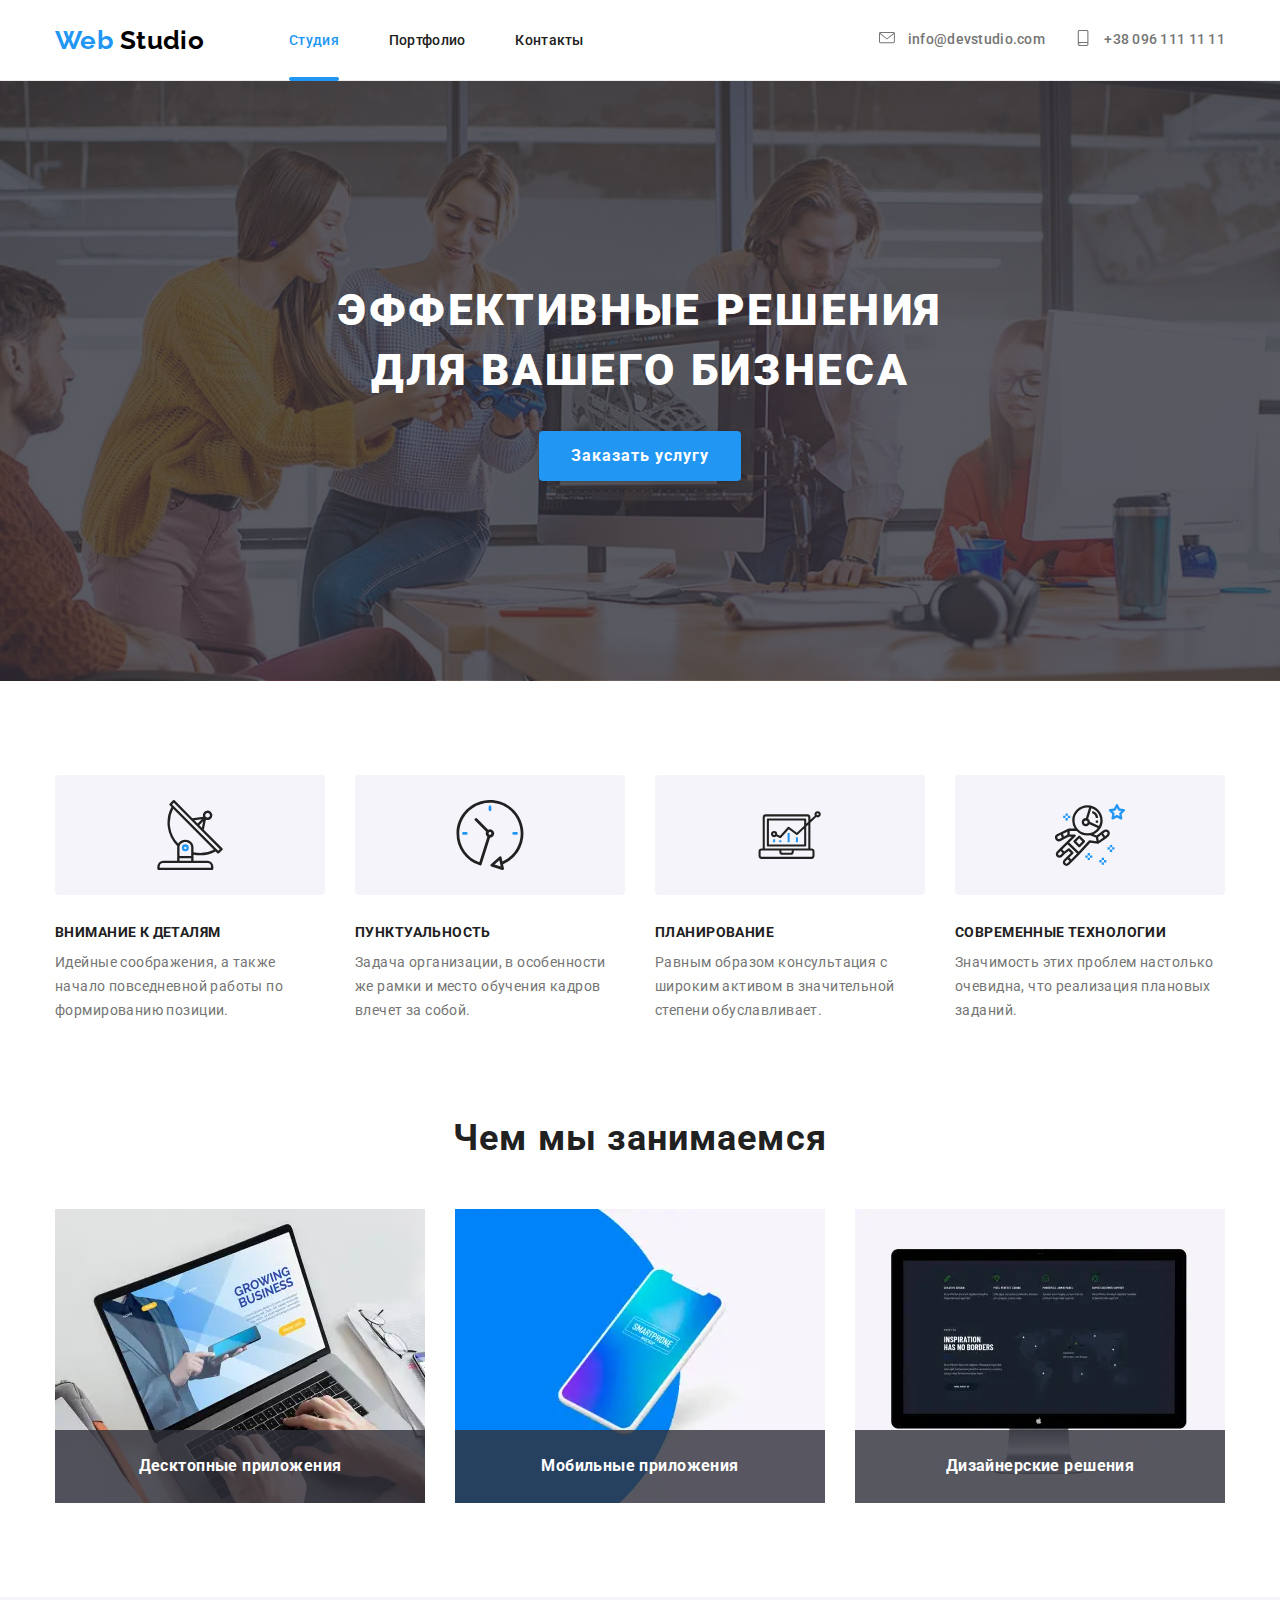
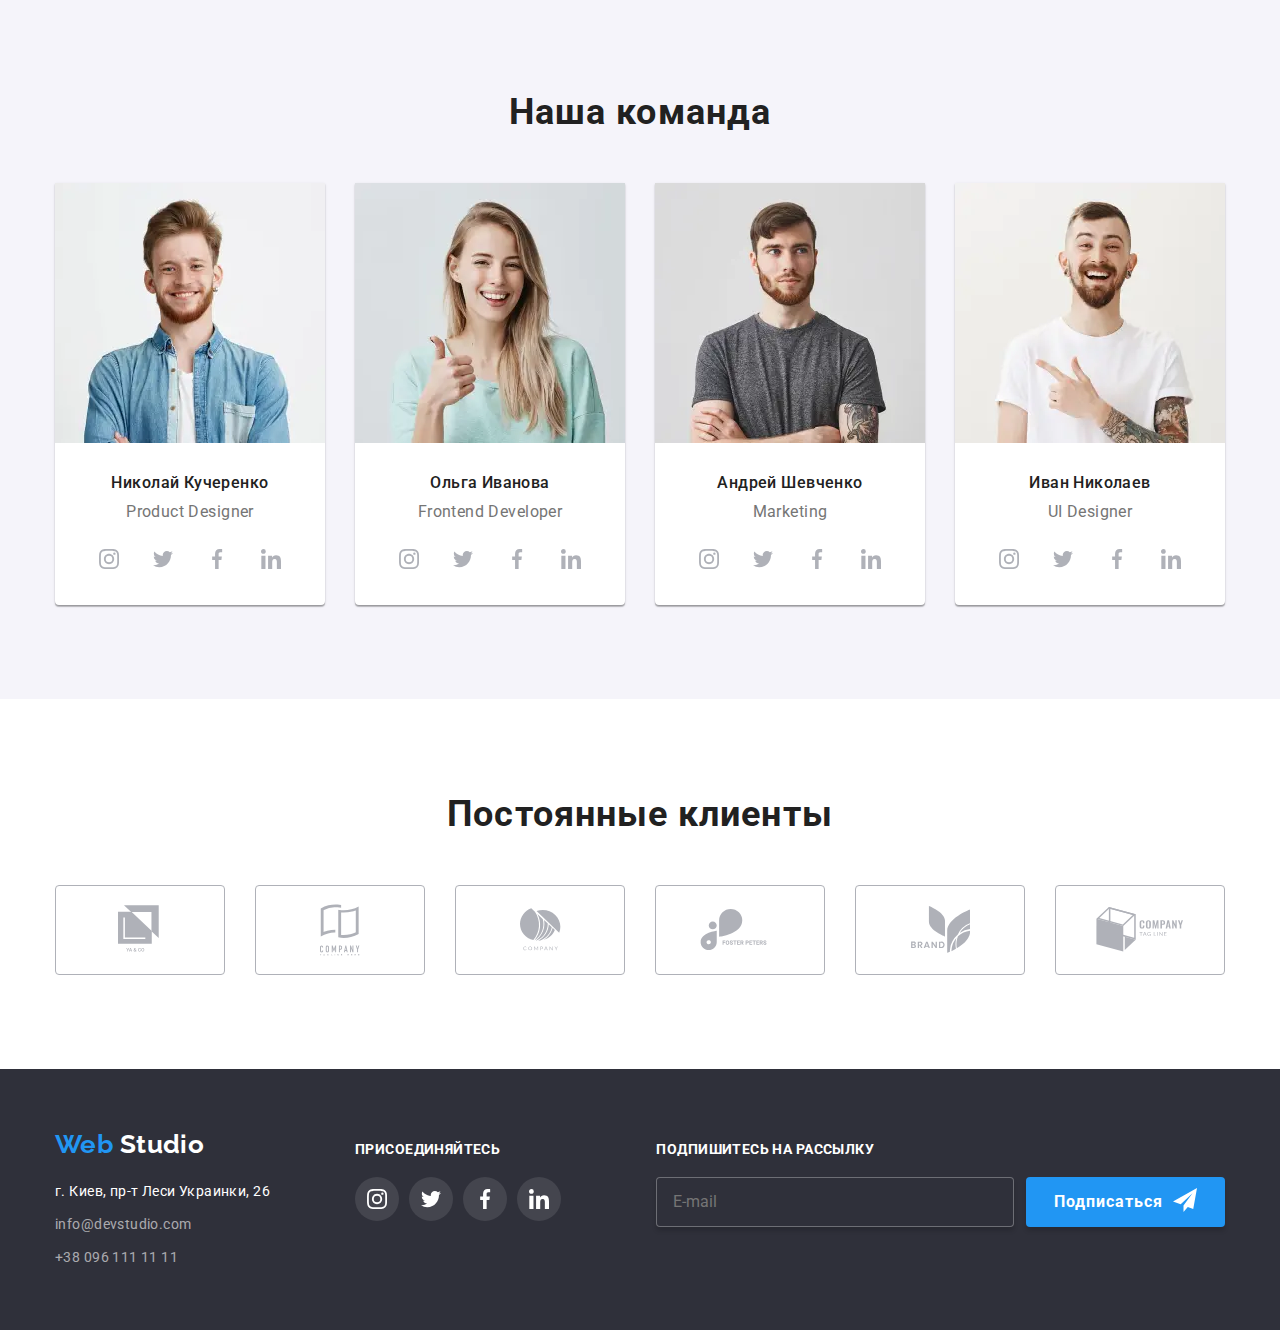
<file: index.html>
<!DOCTYPE html>
<html lang="ru">
  <head>
    <meta charset="UTF-8" />
    <meta name="viewport" content="width=device-width, initial-scale=1.0" />
    <title>
      Web Studio
    </title>
    <link
      href="https://fonts.googleapis.com/css2?family=Raleway:wght@400;700&family=Roboto:wght@400;500;700;900&display=swap"
      rel="stylesheet"
    />
    <link rel="stylesheet" href="./css/main.min.css" />
  </head>
  <body>
    <header class="page-header">
      <div class="container">
        <div class="page-header__wrapper">
          <a href="./index.html" class="logo page-header__logo">
            Web
            <span class="logo--black">Studio</span>
          </a>
          <div class="mobile-wrapper" id="mobile-menu" data-menu>
            <nav class="page-header__nav">
              <ul class="nav-list">
                <li>
                  <a href="./index.html" class="active" aria-label="Гланая страница">Студия</a>
                </li>
                <li>
                  <a href="./portfolio.html" aria-label="Портфолио">Портфолио</a>
                </li>
                <li>
                  <a href="#" aria-label="Контакты">Контакты</a>
                </li>
              </ul>
            </nav>

            <ul class="header-contacts">
              <li>
                <a href="mailto:info@devstudio.com" aria-label="Написать письмо нам">
                  <span class="header-contacts__icon">
                    <svg width="16" height="16">
                      <use href="./images/sprite-min.svg#icon-email"></use>
                    </svg>
                  </span>
                  info@devstudio.com
                </a>
              </li>
              <li>
                <a href="tel:+380961111111" aria-label="Позвонить нам">
                  <span class="header-contacts__icon">
                    <svg width="16" height="16">
                      <use href="./images/sprite-min.svg#icon-phone"></use>
                    </svg>
                  </span>
                  +38 096 111 11 11
                </a>
              </li>
            </ul>
          </div>

          <!-- Menu for mobile with Button -->
          <button
            type="button"
            class="mobile-button"
            aria-expanded="false"
            data-menu-button
            aria-controls="mobile-menu"
          >
            <svg width="40px" height="40px" aria-label="Переключатель мобильного меню">
              <use
                class="mobile-button__open"
                href="./images/sprite-min.svg#icon-mobile-menu"
              ></use>
              <use class="mobile-button__close" href="./images/sprite-min.svg#icon-close-2"></use>
            </svg>
          </button>
        </div>
      </div>
    </header>

    <main>
      <!-- Секция заказа. Главный блок -->
      <section class="section-hero">
        <div class="container">
          <h1>
            эффективные решения
            <br />
            для вашего бизнеса
          </h1>
          <a href="#" data-modal-open>Заказать услугу</a>
        </div>
      </section>

      <!-- Ценности. Скилы -->
      <section class="section-skills">
        <div class="container">
          <h2 class="visually-hidden">
            Наши ценности
          </h2>
          <ul class="skills-list">
            <li>
              <div class="skills-list__svg">
                <svg width="70px" height="70px">
                  <use href="./images/sprite-min.svg#icon-antenna"></use>
                </svg>
              </div>
              <h3>
                Внимание к деталям
              </h3>
              <p>
                Идейные соображения, а также начало повседневной работы по формированию позиции.
              </p>
            </li>
            <li>
              <div class="skills-list__svg">
                <svg width="70px" height="70px">
                  <use href="./images/sprite-min.svg#icon-clock"></use>
                </svg>
              </div>
              <h3>
                Пунктуальность
              </h3>
              <p>
                Задача организации, в особенности же рамки и место обучения кадров влечет за собой.
              </p>
            </li>
            <li>
              <div class="skills-list__svg">
                <svg width="70px" height="70px">
                  <use href="./images/sprite-min.svg#icon-diagram"></use>
                </svg>
              </div>
              <h3>
                Планирование
              </h3>
              <p>
                Равным образом консультация с широким активом в значительной степени обуславливает.
              </p>
            </li>
            <li>
              <div class="skills-list__svg">
                <svg width="70px" height="70px">
                  <use href="./images/sprite-min.svg#icon-astronaut"></use>
                </svg>
              </div>
              <h3>
                Современные технологии
              </h3>
              <p>
                Значимость этих проблем настолько очевидна, что реализация плановых заданий.
              </p>
            </li>
          </ul>
        </div>
      </section>

      <!-- Наши работы (продукты) -->
      <section class="section-works">
        <div class="container">
          <h2>
            Чем мы занимаемся
          </h2>
          <ul class="works-list">
            <li>
              <picture>
                <source
                  type="image/webp"
                  srcset="
                    ./images/content/img/index/goods/desktop.webp,
                    ./images/content/img/index/goods/desktop@2x.webp 2x,
                    ./images/content/img/index/goods/desktop@3x.webp 3x
                  "
                />
                <img
                  srcset="
                    ./images/content/img/index/goods/desktop.jpg,
                    ./images/content/img/index/goods/desktop@2x.jpg 2x,
                    ./images/content/img/index/goods/desktop@3x.jpg 3x
                  "
                  src="./images/content/img/index/goods/desktop.jpg"
                  alt="Десктопные приложения"
                  loading="lazy"
                />
              </picture>
              <div class="works-list__descr">
                <h3>
                  Десктопные приложения
                </h3>
              </div>
            </li>
            <li>
              <picture>
                <source
                  type="image/webp"
                  srcset="
                    ./images/content/img/index/goods/mobile.webp,
                    ./images/content/img/index/goods/mobile@2x.webp 2x,
                    ./images/content/img/index/goods/mobile@3x.webp 3x
                  "
                />
                <img
                  srcset="
                    ./images/content/img/index/goods/mobile.jpg,
                    ./images/content/img/index/goods/mobile@2x.jpg 2x,
                    ./images/content/img/index/goods/mobile@3x.jpg 3x
                  "
                  src="./images/content/img/index/goods/mobile.jpg"
                  alt="Мобильные приложения"
                  loading="lazy"
                />
              </picture>
              <div class="works-list__descr">
                <h3>
                  Мобильные приложения
                </h3>
              </div>
            </li>
            <li>
              <picture>
                <source
                  type="image/webp"
                  srcset="
                    ./images/content/img/index/goods/desing.webp,
                    ./images/content/img/index/goods/desing@2x.webp 2x,
                    ./images/content/img/index/goods/desing@3x.webp 3x
                  "
                />
                <img
                  srcset="
                    ./images/content/img/index/goods/desing.jpg,
                    ./images/content/img/index/goods/desing@2x.jpg 2x,
                    ./images/content/img/index/goods/desing@3x.jpg 3x
                  "
                  src="./images/content/img/index/goods/desing.jpg"
                  alt="Дизайнерские решения"
                  loading="lazy"
                />
              </picture>
              <div class="works-list__descr">
                <h3>
                  Дизайнерские решения
                </h3>
              </div>
            </li>
          </ul>
        </div>
      </section>

      <!-- Команда. Сотрудники -->
      <section class="section-team">
        <div class="container">
          <h2>
            Наша команда
          </h2>
          <ul class="team-list">
            <li>
              <picture>
                <source
                  type="image/webp"
                  srcset="
                    ./images/content/img/index/team/kucherenko/450.webp     450w,
                    ./images/content/img/index/team/kucherenko/450@2x.webp  900w,
                    ./images/content/img/index/team/kucherenko/450@3x.webp 1350w
                  "
                  media="(max-width: 767px)"
                  sizes="450px"
                />
                <source
                  type="image/webp"
                  srcset="
                    ./images/content/img/index/team/kucherenko/270.webp    270w,
                    ./images/content/img/index/team/kucherenko/270@2x.webp 540w,
                    ./images/content/img/index/team/kucherenko/270@3x.webp 810w
                  "
                  media="(min-width: 1200px)"
                  sizes="270px"
                />
                <source
                  type="image/webp"
                  srcset="
                    ./images/content/img/index/team/kucherenko/354.webp     354w,
                    ./images/content/img/index/team/kucherenko/354@2x.webp  708w,
                    ./images/content/img/index/team/kucherenko/354@3x.webp 1062w
                  "
                  media="(min-width: 768px)"
                  sizes="354px"
                />

                <source
                  srcset="
                    ./images/content/img/index/team/kucherenko/450.jpg     450w,
                    ./images/content/img/index/team/kucherenko/450@2x.jpg  900w,
                    ./images/content/img/index/team/kucherenko/450@3x.jpg 1350w
                  "
                  media="(max-width: 767px)"
                  sizes="450px"
                />
                <source
                  srcset="
                    ./images/content/img/index/team/kucherenko/270.jpg    270w,
                    ./images/content/img/index/team/kucherenko/270@2x.jpg 540w,
                    ./images/content/img/index/team/kucherenko/270@3x.jpg 810w
                  "
                  media="(min-width: 1200px)"
                  sizes="270px"
                />
                <source
                  srcset="
                    ./images/content/img/index/team/kucherenko/354.jpg     354w,
                    ./images/content/img/index/team/kucherenko/354@2x.jpg  708w,
                    ./images/content/img/index/team/kucherenko/354@3x.jpg 1062w
                  "
                  media="(min-width: 768px)"
                  sizes="354px"
                />

                <img
                  src="./images/content/img/index/team/kucherenko/354.jpg"
                  alt="Николай Кучеренко фото"
                  title="Николай Кучеренко"
                />
              </picture>
              <h3>
                Николай Кучеренко
              </h3>
              <p>
                Product Designer
              </p>
              <ul class="team-list__social">
                <li>
                  <a href="#" class="social-icon">
                    <svg width="20px" height="20px">
                      <use href="./images/sprite-min.svg#icon-instagram"></use>
                    </svg>
                  </a>
                </li>
                <li>
                  <a href="#" class="social-icon">
                    <svg width="20px" height="20px">
                      <use href="./images/sprite-min.svg#icon-twitter"></use>
                    </svg>
                  </a>
                </li>
                <li>
                  <a href="#" class="social-icon">
                    <svg width="20px" height="20px">
                      <use href="./images/sprite-min.svg#icon-facebook"></use>
                    </svg>
                  </a>
                </li>
                <li>
                  <a href="#" class="social-icon">
                    <svg width="20px" height="20px">
                      <use href="./images/sprite-min.svg#icon-linkedin"></use>
                    </svg>
                  </a>
                </li>
              </ul>
            </li>
            <li>
              <picture>
                <source
                  type="image/webp"
                  srcset="
                    ./images/content/img/index/team/ivanova/450.webp     450w,
                    ./images/content/img/index/team/ivanova/450@2x.webp  900w,
                    ./images/content/img/index/team/ivanova/450@3x.webp 1350w
                  "
                  media="(max-width: 767px)"
                  sizes="450px"
                />
                <source
                  type="image/webp"
                  srcset="
                    ./images/content/img/index/team/ivanova/270.webp    270w,
                    ./images/content/img/index/team/ivanova/270@2x.webp 540w,
                    ./images/content/img/index/team/ivanova/270@3x.webp 810w
                  "
                  media="(min-width: 1200px)"
                  sizes="270px"
                />
                <source
                  type="image/webp"
                  srcset="
                    ./images/content/img/index/team/ivanova/354.webp     354w,
                    ./images/content/img/index/team/ivanova/354@2x.webp  708w,
                    ./images/content/img/index/team/ivanova/354@3x.webp 1062w
                  "
                  media="(min-width: 768px)"
                  sizes="354px"
                />

                <source
                  srcset="
                    ./images/content/img/index/team/ivanova/450.jpg     450w,
                    ./images/content/img/index/team/ivanova/450@2x.jpg  900w,
                    ./images/content/img/index/team/ivanova/450@3x.jpg 1350w
                  "
                  media="(max-width: 767px)"
                  sizes="450px"
                />
                <source
                  srcset="
                    ./images/content/img/index/team/ivanova/270.jpg    270w,
                    ./images/content/img/index/team/ivanova/270@2x.jpg 540w,
                    ./images/content/img/index/team/ivanova/270@3x.jpg 810w
                  "
                  media="(min-width: 1200px)"
                  sizes="270px"
                />
                <source
                  srcset="
                    ./images/content/img/index/team/ivanova/354.jpg     354w,
                    ./images/content/img/index/team/ivanova/354@2x.jpg  708w,
                    ./images/content/img/index/team/ivanova/354@3x.jpg 1062w
                  "
                  media="(min-width: 768px)"
                  sizes="354px"
                />

                <img
                  src="./images/content/img/index/team/ivanova/354.jpg"
                  alt="Ольга Иванова фото"
                  title="Ольга Иванова"
                />
              </picture>

              <h3>
                Ольга Иванова
              </h3>
              <p>
                Frontend Developer
              </p>
              <ul class="team-list__social">
                <li>
                  <a href="#" class="social-icon">
                    <svg width="20px" height="20px">
                      <use href="./images/sprite-min.svg#icon-instagram"></use>
                    </svg>
                  </a>
                </li>
                <li>
                  <a href="#" class="social-icon">
                    <svg width="20px" height="20px">
                      <use href="./images/sprite-min.svg#icon-twitter"></use>
                    </svg>
                  </a>
                </li>
                <li>
                  <a href="#" class="social-icon">
                    <svg width="20px" height="20px">
                      <use href="./images/sprite-min.svg#icon-facebook"></use>
                    </svg>
                  </a>
                </li>
                <li>
                  <a href="#" class="social-icon">
                    <svg width="20px" height="20px">
                      <use href="./images/sprite-min.svg#icon-linkedin"></use>
                    </svg>
                  </a>
                </li>
              </ul>
            </li>
            <li>
              <picture>
                <source
                  type="image/webp"
                  srcset="
                    ./images/content/img/index/team/shevchenko/450.webp     450w,
                    ./images/content/img/index/team/shevchenko/450@2x.webp  900w,
                    ./images/content/img/index/team/shevchenko/450@3x.webp 1350w
                  "
                  media="(max-width: 767px)"
                  sizes="450px"
                />
                <source
                  type="image/webp"
                  srcset="
                    ./images/content/img/index/team/shevchenko/270.webp    270w,
                    ./images/content/img/index/team/shevchenko/270@2x.webp 540w,
                    ./images/content/img/index/team/shevchenko/270@3x.webp 810w
                  "
                  media="(min-width: 1200px)"
                  sizes="270px"
                />
                <source
                  type="image/webp"
                  srcset="
                    ./images/content/img/index/team/shevchenko/354.webp     354w,
                    ./images/content/img/index/team/shevchenko/354@2x.webp  708w,
                    ./images/content/img/index/team/shevchenko/354@3x.webp 1062w
                  "
                  media="(min-width: 768px)"
                  sizes="354px"
                />

                <source
                  srcset="
                    ./images/content/img/index/team/shevchenko/450.jpg     450w,
                    ./images/content/img/index/team/shevchenko/450@2x.jpg  900w,
                    ./images/content/img/index/team/shevchenko/450@3x.jpg 1350w
                  "
                  media="(max-width: 767px)"
                  sizes="450px"
                />
                <source
                  srcset="
                    ./images/content/img/index/team/shevchenko/270.jpg    270w,
                    ./images/content/img/index/team/shevchenko/270@2x.jpg 540w,
                    ./images/content/img/index/team/shevchenko/270@3x.jpg 810w
                  "
                  media="(min-width: 1200px)"
                  sizes="270px"
                />
                <source
                  srcset="
                    ./images/content/img/index/team/shevchenko/354.jpg     354w,
                    ./images/content/img/index/team/shevchenko/354@2x.jpg  708w,
                    ./images/content/img/index/team/shevchenko/354@3x.jpg 1062w
                  "
                  media="(min-width: 768px)"
                  sizes="354px"
                />

                <img
                  src="./images/content/img/index/team/shevchenko/354.jpg"
                  alt="Андрей Шевченко фото"
                  title="Андрей Шевченко"
                />
              </picture>

              <h3>
                Андрей Шевченко
              </h3>
              <p>
                Marketing
              </p>
              <ul class="team-list__social">
                <li>
                  <a href="#" class="social-icon">
                    <svg width="20px" height="20px">
                      <use href="./images/sprite-min.svg#icon-instagram"></use>
                    </svg>
                  </a>
                </li>
                <li>
                  <a href="#" class="social-icon">
                    <svg width="20px" height="20px">
                      <use href="./images/sprite-min.svg#icon-twitter"></use>
                    </svg>
                  </a>
                </li>
                <li>
                  <a href="#" class="social-icon">
                    <svg width="20px" height="20px">
                      <use href="./images/sprite-min.svg#icon-facebook"></use>
                    </svg>
                  </a>
                </li>
                <li>
                  <a href="#" class="social-icon">
                    <svg width="20px" height="20px">
                      <use href="./images/sprite-min.svg#icon-linkedin"></use>
                    </svg>
                  </a>
                </li>
              </ul>
            </li>
            <li>
              <picture>
                <source
                  type="image/webp"
                  srcset="
                    ./images/content/img/index/team/nikolaev/450.webp     450w,
                    ./images/content/img/index/team/nikolaev/450@2x.webp  900w,
                    ./images/content/img/index/team/nikolaev/450@3x.webp 1350w
                  "
                  media="(max-width: 767px)"
                  sizes="450px"
                />
                <source
                  type="image/webp"
                  srcset="
                    ./images/content/img/index/team/nikolaev/270.webp    270w,
                    ./images/content/img/index/team/nikolaev/270@2x.webp 540w,
                    ./images/content/img/index/team/nikolaev/270@3x.webp 810w
                  "
                  media="(min-width: 1200px)"
                  sizes="270px"
                />
                <source
                  type="image/webp"
                  srcset="
                    ./images/content/img/index/team/nikolaev/354.webp     354w,
                    ./images/content/img/index/team/nikolaev/354@2x.webp  708w,
                    ./images/content/img/index/team/nikolaev/354@3x.webp 1062w
                  "
                  media="(min-width: 768px)"
                  sizes="354px"
                />

                <source
                  srcset="
                    ./images/content/img/index/team/nikolaev/450.jpg     450w,
                    ./images/content/img/index/team/nikolaev/450@2x.jpg  900w,
                    ./images/content/img/index/team/nikolaev/450@3x.jpg 1350w
                  "
                  media="(max-width: 767px)"
                  sizes="450px"
                />
                <source
                  srcset="
                    ./images/content/img/index/team/nikolaev/270.jpg    270w,
                    ./images/content/img/index/team/nikolaev/270@2x.jpg 540w,
                    ./images/content/img/index/team/nikolaev/270@3x.jpg 810w
                  "
                  media="(min-width: 1200px)"
                  sizes="270px"
                />
                <source
                  srcset="
                    ./images/content/img/index/team/nikolaev/354.jpg     354w,
                    ./images/content/img/index/team/nikolaev/354@2x.jpg  708w,
                    ./images/content/img/index/team/nikolaev/354@3x.jpg 1062w
                  "
                  media="(min-width: 768px)"
                  sizes="354px"
                />

                <img
                  src="./images/content/img/index/team/nikolaev/354.jpg"
                  alt="Иван Николаев фото"
                  title="Иван Николаев"
                />
              </picture>

              <h3>
                Иван Николаев
              </h3>
              <p>
                UI Designer
              </p>
              <ul class="team-list__social">
                <li>
                  <a href="#" class="social-icon">
                    <svg width="20px" height="20px">
                      <use href="./images/sprite-min.svg#icon-instagram"></use>
                    </svg>
                  </a>
                </li>
                <li>
                  <a href="#" class="social-icon">
                    <svg width="20px" height="20px">
                      <use href="./images/sprite-min.svg#icon-twitter"></use>
                    </svg>
                  </a>
                </li>
                <li>
                  <a href="#" class="social-icon">
                    <svg width="20px" height="20px">
                      <use href="./images/sprite-min.svg#icon-facebook"></use>
                    </svg>
                  </a>
                </li>
                <li>
                  <a href="#" class="social-icon">
                    <svg width="20px" height="20px">
                      <use href="./images/sprite-min.svg#icon-linkedin"></use>
                    </svg>
                  </a>
                </li>
              </ul>
            </li>
          </ul>
        </div>
      </section>

      <!-- Клиенты -->
      <section class="section-clients">
        <div class="container">
          <h2>
            Постоянные клиенты
          </h2>
          <ul class="clients-list">
            <li>
              <a href="#" aria-label="Ссылка на сайт Компании-1" class="clients-list__link">
                <svg width="45px" height="50px">
                  <use href="./images/sprite-min.svg#icon-client-1"></use>
                </svg>
              </a>
            </li>
            <li>
              <a href="#" aria-label="Ссылка на сайт Компании-2" class="clients-list__link">
                <svg width="40px" height="52px">
                  <use href="./images/sprite-min.svg#icon-client-2"></use>
                </svg>
              </a>
            </li>
            <li>
              <a href="#" aria-label="Ссылка на сайт Компании-3" class="clients-list__link">
                <svg width="41px" height="43px">
                  <use href="./images/sprite-min.svg#icon-client-3"></use>
                </svg>
              </a>
            </li>
            <li>
              <a href="#" aria-label="Ссылка на сайт Компании-4" class="clients-list__link">
                <svg width="80px" height="42px">
                  <use href="./images/sprite-min.svg#icon-client-4"></use>
                </svg>
              </a>
            </li>
            <li>
              <a href="#" aria-label="Ссылка на сайт Компании-5" class="clients-list__link">
                <svg width="59px" height="47px">
                  <use href="./images/sprite-min.svg#icon-client-5"></use>
                </svg>
              </a>
            </li>
            <li>
              <a href="#" aria-label="Ссылка на сайт Компании-6" class="clients-list__link">
                <svg width="88px" height="45px">
                  <use href="./images/sprite-min.svg#icon-client-6"></use>
                </svg>
              </a>
            </li>
          </ul>
        </div>
      </section>
    </main>

    <!-- Footer -->
    <footer class="page-footer">
      <div class="container">
        <div class="page-footer__wrapper">
          <!-- Contacts -->
          <section class="footer-left">
            <h2 class="visually-hidden">
              Контакты
            </h2>
            <a href="./index.html" class="logo footer-left__logo">
              Web
              <span class="logo--white">Studio</span>
            </a>
            <address class="footer-contacts">
              <ul class="footer-contacts__list">
                <li>
                  <p>
                    г. Киев, пр-т Леси Украинки, 26
                  </p>
                </li>
                <li>
                  <a href="mailto:info@devstudio.com">info@devstudio.com</a>
                </li>
                <li>
                  <a href="tel:+380961111111">+38 096 111 11 11</a>
                </li>
              </ul>
            </address>
          </section>

          <!-- Follow me -->
          <section class="footer-center footer-section-follow-me">
            <h2 class="visually-hidden">Мы в социальных сетях</h2>
            <b>присоединяйтесь</b>
            <ul class="footer-follow-me">
              <li>
                <a href="#" aria-label="Ссылка на Instagram" class="social-icon social-icon--dark">
                  <svg width="20px" height="20px">
                    <use href="./images/sprite-min.svg#icon-instagram"></use>
                  </svg>
                </a>
              </li>
              <li>
                <a href="#" aria-label="Ссылка на Twitter" class="social-icon social-icon--dark">
                  <svg width="20px" height="20px">
                    <use href="./images/sprite-min.svg#icon-twitter"></use>
                  </svg>
                </a>
              </li>
              <li>
                <a href="#" aria-label="Ссылка на Facebook" class="social-icon social-icon--dark">
                  <svg width="20px" height="20px">
                    <use href="./images/sprite-min.svg#icon-facebook"></use>
                  </svg>
                </a>
              </li>
              <li>
                <a href="#" aria-label="Ссылка на Linkedin" class="social-icon social-icon--dark">
                  <svg width="20px" height="20px">
                    <use href="./images/sprite-min.svg#icon-linkedin"></use>
                  </svg>
                </a>
              </li>
            </ul>
          </section>

          <!-- Subscribe -->
          <section class="footer-right footer-section-subscribe">
            <h2 class="visually-hidden">Подписка на рассылку</h2>
            <b>Подпишитесь на рассылку</b>
            <form class="form-subscribe" autocomplete="off">
              <label class="form-subscribe-field">
                <input type="email" class="form-subscribe-input" name="mail" placeholder="E-mail" />
              </label>
              <button type="submit" class="form-subscribe-submit">
                <span class="form-subscribe-label">Подписаться</span>
                <span class="form-subscribe-icon">
                  <svg width="24px" height="24px">
                    <use href="./images/sprite-min.svg#icon-send"></use>
                  </svg>
                </span>
              </button>
            </form>
          </section>
        </div>
      </div>
    </footer>

    <!-- Modal -->
    <div class="backdrop is-hidden" data-modal>
      <div class="modal">
        <button class="btn-close" aria-label="Закрыть модальное окно" data-modal-close>
          <span class="visually-hidden">Закрыть модальное окно</span>
          <svg width="11px" height="11px">
            <use href="./images/sprite-min.svg#icon-close"></use>
          </svg>
        </button>
        <h2>Оставьте свои данные, мы вам перезвоним</h2>
        <form class="form-callback" autocomplete="off">
          <label class="form-callback-field">
            <input type="text" class="form-callback-input" name="name" placeholder=" " />
            <span class="form-callback-icon">
              <svg width="12px" height="12px">
                <use href="./images/sprite-min.svg#icon-human"></use>
              </svg>
            </span>
            <span class="form-callback-label">Имя</span>
          </label>
          <label class="form-callback-field">
            <input type="tel" class="form-callback-input" name="phone" placeholder=" " />
            <span class="form-callback-icon">
              <svg width="12px" height="12px">
                <use href="./images/sprite-min.svg#icon-phone-2"></use>
              </svg>
            </span>
            <span class="form-callback-label">Телефон</span>
          </label>
          <label class="form-callback-field">
            <input type="email" class="form-callback-input" name="email" placeholder=" " />
            <span class="form-callback-icon">
              <svg width="12px" height="12px">
                <use href="./images/sprite-min.svg#icon-email-2"></use>
              </svg>
            </span>
            <span class="form-callback-label">Почта</span>
          </label>
          <div class="textarea-wrapper">
            <textarea name="comment" class="form-callback-textarea" placeholder=" "></textarea>
            <span class="form-callback-text">Комментарий</span>
          </div>
          <label class="form-callback-checkbox">
            <input type="checkbox" class="form-callback-checkbox--input" name="callback-agree" />
            <span class="form-callback-icon--checkbox"></span>
            <span class="form-callback-text--checkbox">Соглашаюсь с рассылкой и принимаю</span>
            <a href="#">Условия договора</a>
          </label>
          <button type="submit" class="form-callback-submit">Отправить</button>
        </form>
      </div>
    </div>

    <script src="./js/modal.js"></script>
    <script src="./js/menu.js"></script>
  </body>
</html>
</file>
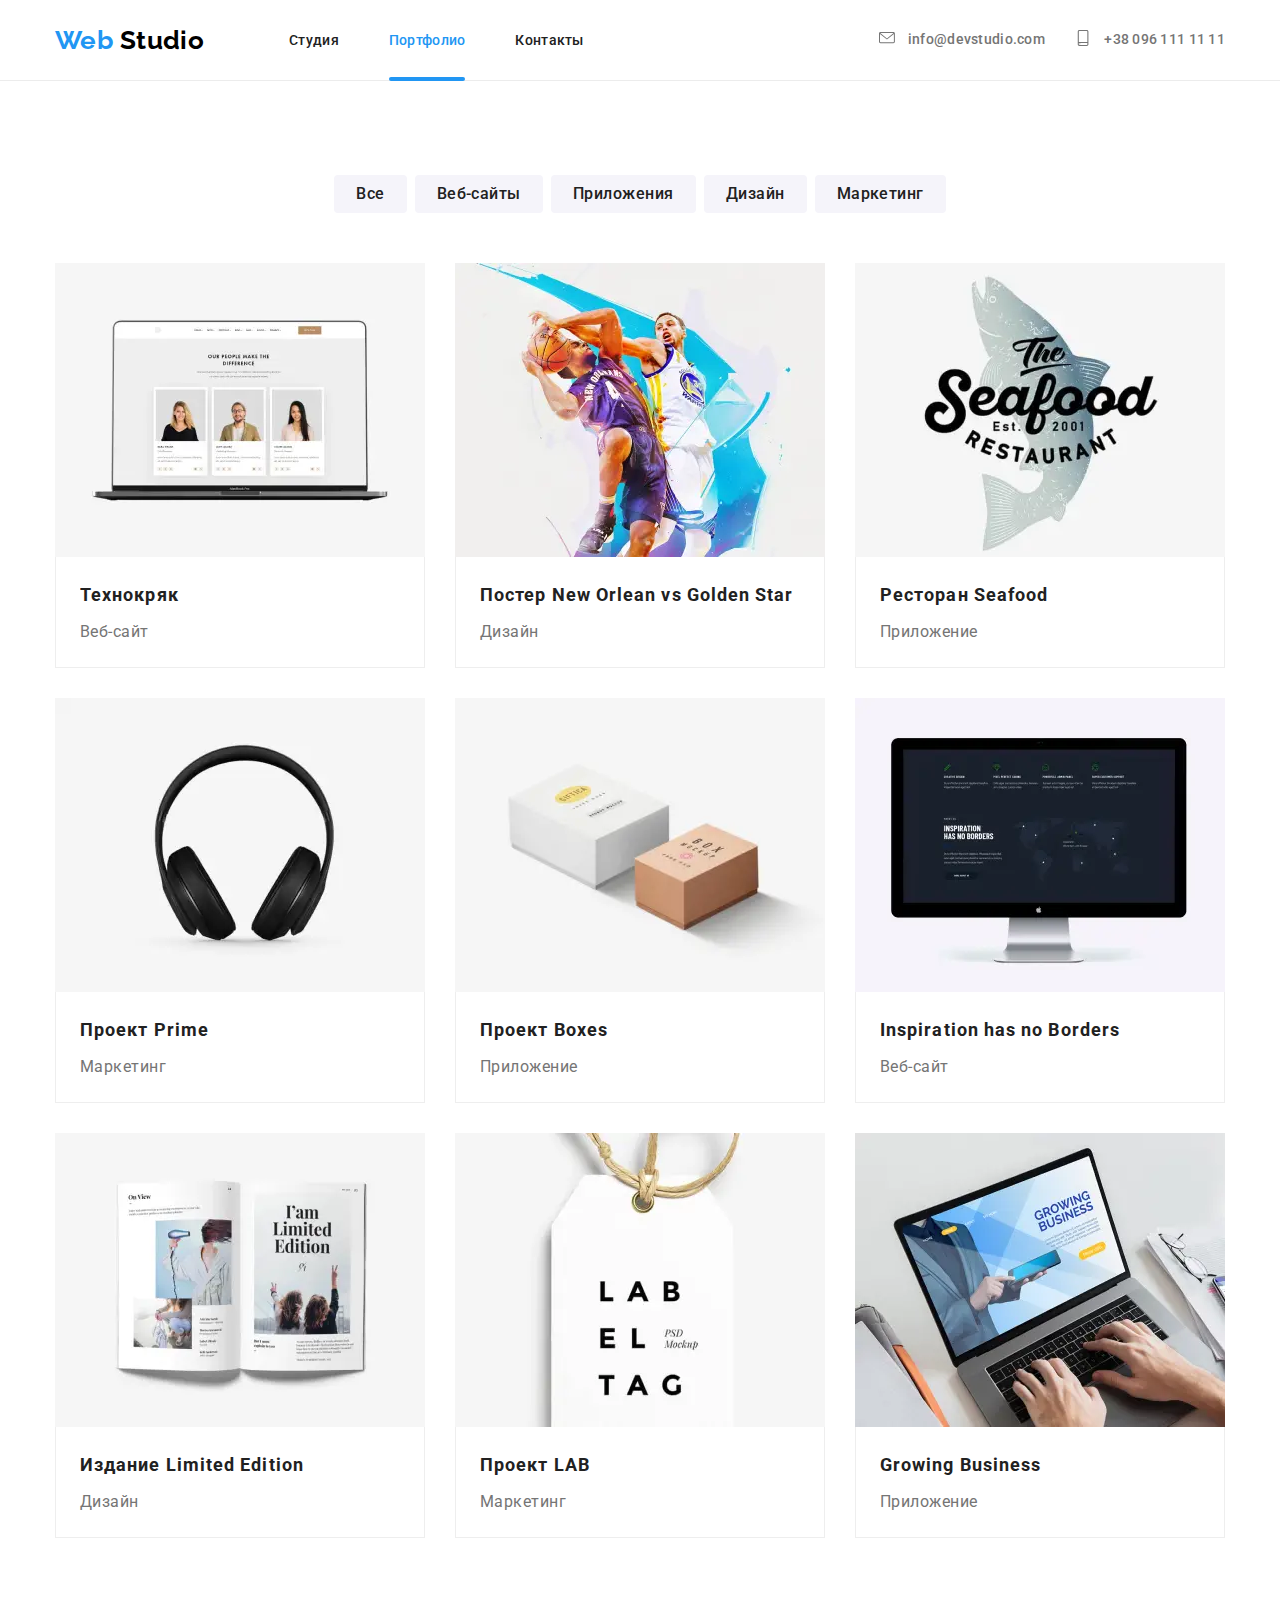
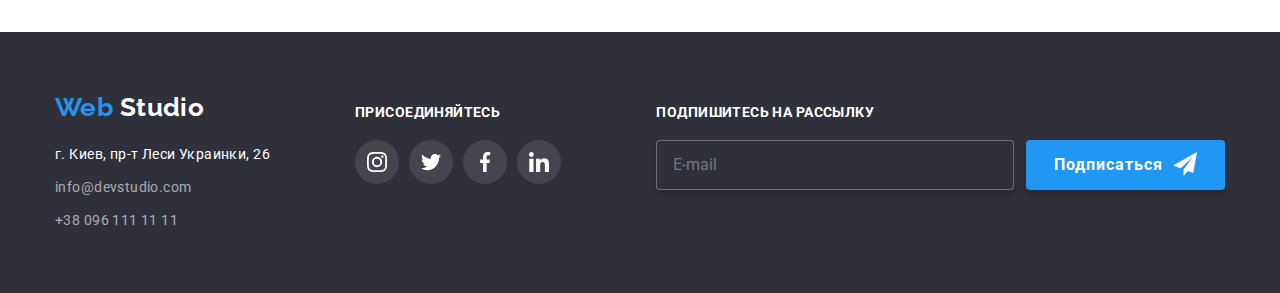
<file: portfolio.html>
<!DOCTYPE html>
<html lang="ru">
  <head>
    <meta charset="UTF-8" />
    <meta name="viewport" content="width=device-width, initial-scale=1.0" />
    <title>
      Web Studio::Portfolio
    </title>
    <link
      href="https://fonts.googleapis.com/css2?family=Raleway:wght@400;700&family=Roboto:wght@400;500;700;900&display=swap"
      rel="stylesheet"
    />
    <link rel="stylesheet" href="./css/main.min.css" />
  </head>

  <body>
    <header class="page-header">
      <div class="container">
        <div class="page-header__wrapper">
          <a href="./index.html" class="logo page-header__logo">
            Web
            <span class="logo--black">Studio</span>
          </a>
          <div class="mobile-wrapper" id="mobile-menu" data-menu>
            <nav class="page-header__nav">
              <ul class="nav-list">
                <li>
                  <a href="./index.html" aria-label="Гланая страница">Студия</a>
                </li>
                <li>
                  <a href="./portfolio.html" class="active" aria-label="Портфолио">Портфолио</a>
                </li>
                <li>
                  <a href="#" aria-label="Контакты">Контакты</a>
                </li>
              </ul>
            </nav>

            <ul class="header-contacts">
              <li>
                <a href="mailto:info@devstudio.com" aria-label="Написать письмо нам">
                  <span class="header-contacts__icon">
                    <svg width="16" height="16">
                      <use href="./images/sprite-min.svg#icon-email"></use>
                    </svg>
                  </span>
                  info@devstudio.com
                </a>
              </li>
              <li>
                <a href="tel:+380961111111" aria-label="Позвонить нам">
                  <span class="header-contacts__icon">
                    <svg width="16" height="16">
                      <use href="./images/sprite-min.svg#icon-phone"></use>
                    </svg>
                  </span>
                  +38 096 111 11 11
                </a>
              </li>
            </ul>
          </div>

          <!-- Menu for mobile with Button -->
          <button
            type="button"
            class="mobile-button"
            aria-expanded="false"
            data-menu-button
            aria-controls="mobile-menu"
          >
            <svg width="40px" height="40px" aria-label="Переключатель мобильного меню">
              <use
                class="mobile-button__open"
                href="./images/sprite-min.svg#icon-mobile-menu"
              ></use>
              <use class="mobile-button__close" href="./images/sprite-min.svg#icon-close-2"></use>
            </svg>
          </button>
        </div>
      </div>
    </header>

    <main>
      <section class="section-portfolio container">
        <h1 class="visually-hidden">Портфолио</h1>
        <div class="portfolio-filter">
          <button type="button" class="portfolio-filter__item">Все</button>
          <button type="button" class="portfolio-filter__item">Веб-сайты</button>
          <button type="button" class="portfolio-filter__item">Приложения</button>
          <button type="button" class="portfolio-filter__item">Дизайн</button>
          <button type="button" class="portfolio-filter__item">Маркетинг</button>
        </div>
        <ul class="portfolio-list">
          <li>
            <a href="#" onclick="return false">
              <div class="portfolio-list__img">
                <picture>
                  <source
                    type="image/webp"
                    srcset="
                      ./images/content/img/portfolio/1/img.webp     450w,
                      ./images/content/img/portfolio/1/img@2x.webp  900w,
                      ./images/content/img/portfolio/1/img@3x.webp 1350w
                    "
                    media="(max-width:767px)"
                    sizes="450px"
                  />
                  <source
                    type="image/webp"
                    srcset="
                      ./images/content/img/portfolio/1/370.webp     370w,
                      ./images/content/img/portfolio/1/370@2x.webp  740w,
                      ./images/content/img/portfolio/1/370@3x.webp 1110w
                    "
                    media="(min-width:768px)"
                    sizes="370px"
                  />
                  <source
                    type="image/jpg"
                    srcset="
                      ./images/content/img/portfolio/1/img.jpg     450w,
                      ./images/content/img/portfolio/1/img@2x.jpg  900w,
                      ./images/content/img/portfolio/1/img@3x.jpg 1350w
                    "
                    media="(max-width:767px)"
                    sizes="450px"
                  />
                  <source
                    type="image/jpg"
                    srcset="
                      ./images/content/img/portfolio/1/370.jpg     370w,
                      ./images/content/img/portfolio/1/370@2x.jpg  740w,
                      ./images/content/img/portfolio/1/370@3x.jpg 1110w
                    "
                    media="(min-width:768px)"
                    sizes="370px"
                  />
                  <img src="./images/content/img/portfolio/1/img.jpg" alt="Изображение 1" />
                </picture>
                <div class="portfolio-list__p">
                  <p>
                    Технокряк это современная площадка распространения коронавируса. Компании
                    используют эту платформу для цифрового шпионажа и атак на защищённые сервера
                    конкурентов. Технокряк это современная площадка распространения коронавируса.
                    Компании используют эту платформу для цифрового шпионажа и атак на защищённые
                    сервера конкурентов.Технокряк это современная площадка распространения
                    коронавируса. Компании используют эту платформу для цифрового шпионажа и атак на
                    защищённые сервера конкурентов.Технокряк это современная площадка
                    распространения коронавируса. Компании используют эту платформу для цифрового
                    шпионажа и атак на защищённые сервера конкурентов.Технокряк это современная
                    площадка распространения коронавируса. Компании используют эту платформу для
                    цифрового шпионажа и атак на защищённые сервера конкурентов.Технокряк это
                    современная площадка распространения коронавируса. Компании используют эту
                    платформу для цифрового шпионажа и атак на защищённые сервера конкурентов.
                  </p>
                </div>
              </div>
              <div class="portfolio-list__text">
                <h2>Технокряк</h2>
                <p>Веб-сайт</p>
              </div>
            </a>
          </li>
          <li>
            <a href="#" onclick="return false">
              <div class="portfolio-list__img">
                <picture>
                  <source
                    type="image/webp"
                    srcset="
                      ./images/content/img/portfolio/2/img.webp     450w,
                      ./images/content/img/portfolio/2/img@2x.webp  900w,
                      ./images/content/img/portfolio/2/img@3x.webp 1350w
                    "
                    media="(max-width:767px)"
                    sizes="450px"
                  />
                  <source
                    type="image/webp"
                    srcset="
                      ./images/content/img/portfolio/2/370.webp     370w,
                      ./images/content/img/portfolio/2/370@2x.webp  740w,
                      ./images/content/img/portfolio/2/370@3x.webp 1110w
                    "
                    media="(min-width:768px)"
                    sizes="370px"
                  />
                  <source
                    type="image/jpg"
                    srcset="
                      ./images/content/img/portfolio/2/img.jpg     450w,
                      ./images/content/img/portfolio/2/img@2x.jpg  900w,
                      ./images/content/img/portfolio/2/img@3x.jpg 1350w
                    "
                    media="(max-width:767px)"
                    sizes="450px"
                  />
                  <source
                    type="image/jpg"
                    srcset="
                      ./images/content/img/portfolio/2/370.jpg     370w,
                      ./images/content/img/portfolio/2/370@2x.jpg  740w,
                      ./images/content/img/portfolio/2/370@3x.jpg 1110w
                    "
                    media="(min-width:768px)"
                    sizes="370px"
                  />
                  <img src="./images/content/img/portfolio/2/img.jpg" alt="Изображение 2" />
                </picture>
                <div class="portfolio-list__p">
                  <p>
                    Технокряк это современная площадка распространения коронавируса. Компании
                    используют эту платформу для цифрового шпионажа и атак на защищённые сервера
                    конкурентов.
                  </p>
                </div>
              </div>
              <div class="portfolio-list__text">
                <h2>Постер New Orlean vs Golden Star</h2>
                <p>Дизайн</p>
              </div>
            </a>
          </li>
          <li>
            <a href="#" onclick="return false">
              <div class="portfolio-list__img">
                <picture>
                  <source
                    type="image/webp"
                    srcset="
                      ./images/content/img/portfolio/3/img.webp     450w,
                      ./images/content/img/portfolio/3/img@2x.webp  900w,
                      ./images/content/img/portfolio/3/img@3x.webp 1350w
                    "
                    media="(max-width:767px)"
                    sizes="450px"
                  />
                  <source
                    type="image/webp"
                    srcset="
                      ./images/content/img/portfolio/3/370.webp     370w,
                      ./images/content/img/portfolio/3/370@2x.webp  740w,
                      ./images/content/img/portfolio/3/370@3x.webp 1110w
                    "
                    media="(min-width:768px)"
                    sizes="370px"
                  />
                  <source
                    type="image/jpg"
                    srcset="
                      ./images/content/img/portfolio/3/img.jpg     450w,
                      ./images/content/img/portfolio/3/img@2x.jpg  900w,
                      ./images/content/img/portfolio/3/img@3x.jpg 1350w
                    "
                    media="(max-width:767px)"
                    sizes="450px"
                  />
                  <source
                    type="image/jpg"
                    srcset="
                      ./images/content/img/portfolio/3/370.jpg     370w,
                      ./images/content/img/portfolio/3/370@2x.jpg  740w,
                      ./images/content/img/portfolio/3/370@3x.jpg 1110w
                    "
                    media="(min-width:768px)"
                    sizes="370px"
                  />
                  <img src="./images/content/img/portfolio/3/img.jpg" alt="Изображение 3" />
                </picture>
                <div class="portfolio-list__p">
                  <p>
                    Технокряк это современная площадка распространения коронавируса. Компании
                    используют эту платформу для цифрового шпионажа и атак на защищённые сервера
                    конкурентов.
                  </p>
                </div>
              </div>
              <div class="portfolio-list__text">
                <h2>Ресторан Seafood</h2>
                <p>Приложение</p>
              </div>
            </a>
          </li>
          <li>
            <a href="#" onclick="return false">
              <div class="portfolio-list__img">
                <picture>
                  <source
                    type="image/webp"
                    srcset="
                      ./images/content/img/portfolio/4/img.webp     450w,
                      ./images/content/img/portfolio/4/img@2x.webp  900w,
                      ./images/content/img/portfolio/4/img@3x.webp 1350w
                    "
                    media="(max-width:767px)"
                    sizes="450px"
                  />
                  <source
                    type="image/webp"
                    srcset="
                      ./images/content/img/portfolio/4/370.webp     370w,
                      ./images/content/img/portfolio/4/370@2x.webp  740w,
                      ./images/content/img/portfolio/4/370@3x.webp 1110w
                    "
                    media="(min-width:768px)"
                    sizes="370px"
                  />
                  <source
                    type="image/jpg"
                    srcset="
                      ./images/content/img/portfolio/4/img.jpg     450w,
                      ./images/content/img/portfolio/4/img@2x.jpg  900w,
                      ./images/content/img/portfolio/4/img@3x.jpg 1350w
                    "
                    media="(max-width:767px)"
                    sizes="450px"
                  />
                  <source
                    type="image/jpg"
                    srcset="
                      ./images/content/img/portfolio/4/370.jpg     370w,
                      ./images/content/img/portfolio/4/370@2x.jpg  740w,
                      ./images/content/img/portfolio/4/370@3x.jpg 1110w
                    "
                    media="(min-width:768px)"
                    sizes="370px"
                  />
                  <img src="./images/content/img/portfolio/4/img.jpg" alt="Изображение 4" />
                </picture>
                <div class="portfolio-list__p">
                  <p>
                    Технокряк это современная площадка распространения коронавируса. Компании
                    используют эту платформу для цифрового шпионажа и атак на защищённые сервера
                    конкурентов.
                  </p>
                </div>
              </div>
              <div class="portfolio-list__text">
                <h2>Проект Prime</h2>
                <p>Маркетинг</p>
              </div>
            </a>
          </li>
          <li>
            <a href="#" onclick="return false">
              <div class="portfolio-list__img">
                <picture>
                  <source
                    type="image/webp"
                    srcset="
                      ./images/content/img/portfolio/5/img.webp     450w,
                      ./images/content/img/portfolio/5/img@2x.webp  900w,
                      ./images/content/img/portfolio/5/img@3x.webp 1350w
                    "
                    media="(max-width:767px)"
                    sizes="450px"
                  />
                  <source
                    type="image/webp"
                    srcset="
                      ./images/content/img/portfolio/5/370.webp     370w,
                      ./images/content/img/portfolio/5/370@2x.webp  740w,
                      ./images/content/img/portfolio/5/370@3x.webp 1110w
                    "
                    media="(min-width:768px)"
                    sizes="370px"
                  />
                  <source
                    type="image/jpg"
                    srcset="
                      ./images/content/img/portfolio/5/img.jpg     450w,
                      ./images/content/img/portfolio/5/img@2x.jpg  900w,
                      ./images/content/img/portfolio/5/img@3x.jpg 1350w
                    "
                    media="(max-width:767px)"
                    sizes="450px"
                  />
                  <source
                    type="image/jpg"
                    srcset="
                      ./images/content/img/portfolio/5/370.jpg     370w,
                      ./images/content/img/portfolio/5/370@2x.jpg  740w,
                      ./images/content/img/portfolio/5/370@3x.jpg 1110w
                    "
                    media="(min-width:768px)"
                    sizes="370px"
                  />
                  <img src="./images/content/img/portfolio/5/img.jpg" alt="Изображение 5" />
                </picture>
                <div class="portfolio-list__p">
                  <p>
                    Технокряк это современная площадка распространения коронавируса. Компании
                    используют эту платформу для цифрового шпионажа и атак на защищённые сервера
                    конкурентов.
                  </p>
                </div>
              </div>
              <div class="portfolio-list__text">
                <h2>Проект Boxes</h2>
                <p>Приложение</p>
              </div>
            </a>
          </li>
          <li>
            <a href="#" onclick="return false">
              <div class="portfolio-list__img">
                <picture>
                  <source
                    type="image/webp"
                    srcset="
                      ./images/content/img/portfolio/6/img.webp     450w,
                      ./images/content/img/portfolio/6/img@2x.webp  900w,
                      ./images/content/img/portfolio/6/img@3x.webp 1350w
                    "
                    media="(max-width:767px)"
                    sizes="450px"
                  />
                  <source
                    type="image/webp"
                    srcset="
                      ./images/content/img/portfolio/6/370.webp     370w,
                      ./images/content/img/portfolio/6/370@2x.webp  740w,
                      ./images/content/img/portfolio/6/370@3x.webp 1110w
                    "
                    media="(min-width:768px)"
                    sizes="370px"
                  />
                  <source
                    type="image/jpg"
                    srcset="
                      ./images/content/img/portfolio/6/img.jpg     450w,
                      ./images/content/img/portfolio/6/img@2x.jpg  900w,
                      ./images/content/img/portfolio/6/img@3x.jpg 1350w
                    "
                    media="(max-width:767px)"
                    sizes="450px"
                  />
                  <source
                    type="image/jpg"
                    srcset="
                      ./images/content/img/portfolio/6/370.jpg     370w,
                      ./images/content/img/portfolio/6/370@2x.jpg  740w,
                      ./images/content/img/portfolio/6/370@3x.jpg 1110w
                    "
                    media="(min-width:768px)"
                    sizes="370px"
                  />
                  <img src="./images/content/img/portfolio/6/img.jpg" alt="Изображение 6" />
                </picture>
                <div class="portfolio-list__p">
                  <p>
                    Технокряк это современная площадка распространения коронавируса. Компании
                    используют эту платформу для цифрового шпионажа и атак на защищённые сервера
                    конкурентов.
                  </p>
                </div>
              </div>
              <div class="portfolio-list__text">
                <h2>Inspiration has no Borders</h2>
                <p>Веб-сайт</p>
              </div>
            </a>
          </li>
          <li>
            <a href="#" onclick="return false">
              <div class="portfolio-list__img">
                <picture>
                  <source
                    type="image/webp"
                    srcset="
                      ./images/content/img/portfolio/7/img.webp     450w,
                      ./images/content/img/portfolio/7/img@2x.webp  900w,
                      ./images/content/img/portfolio/7/img@3x.webp 1350w
                    "
                    media="(max-width:767px)"
                    sizes="450px"
                  />
                  <source
                    type="image/webp"
                    srcset="
                      ./images/content/img/portfolio/7/370.webp     370w,
                      ./images/content/img/portfolio/7/370@2x.webp  740w,
                      ./images/content/img/portfolio/7/370@3x.webp 1110w
                    "
                    media="(min-width:768px)"
                    sizes="370px"
                  />
                  <source
                    type="image/jpg"
                    srcset="
                      ./images/content/img/portfolio/7/img.jpg     450w,
                      ./images/content/img/portfolio/7/img@2x.jpg  900w,
                      ./images/content/img/portfolio/7/img@3x.jpg 1350w
                    "
                    media="(max-width:767px)"
                    sizes="450px"
                  />
                  <source
                    type="image/jpg"
                    srcset="
                      ./images/content/img/portfolio/7/370.jpg     370w,
                      ./images/content/img/portfolio/7/370@2x.jpg  740w,
                      ./images/content/img/portfolio/7/370@3x.jpg 1110w
                    "
                    media="(min-width:768px)"
                    sizes="370px"
                  />
                  <img src="./images/content/img/portfolio/7/img.jpg" alt="Изображение 7" />
                </picture>
                <div class="portfolio-list__p">
                  <p>
                    Технокряк это современная площадка распространения коронавируса. Компании
                    используют эту платформу для цифрового шпионажа и атак на защищённые сервера
                    конкурентов.
                  </p>
                </div>
              </div>
              <div class="portfolio-list__text">
                <h2>Издание Limited Edition</h2>
                <p>Дизайн</p>
              </div>
            </a>
          </li>
          <li>
            <a href="#" onclick="return false">
              <div class="portfolio-list__img">
                <picture>
                  <source
                    type="image/webp"
                    srcset="
                      ./images/content/img/portfolio/8/img.webp     450w,
                      ./images/content/img/portfolio/8/img@2x.webp  900w,
                      ./images/content/img/portfolio/8/img@3x.webp 1350w
                    "
                    media="(max-width:767px)"
                    sizes="450px"
                  />
                  <source
                    type="image/webp"
                    srcset="
                      ./images/content/img/portfolio/8/370.webp     370w,
                      ./images/content/img/portfolio/8/370@2x.webp  740w,
                      ./images/content/img/portfolio/8/370@3x.webp 1110w
                    "
                    media="(min-width:768px)"
                    sizes="370px"
                  />
                  <source
                    type="image/jpg"
                    srcset="
                      ./images/content/img/portfolio/8/img.jpg     450w,
                      ./images/content/img/portfolio/8/img@2x.jpg  900w,
                      ./images/content/img/portfolio/8/img@3x.jpg 1350w
                    "
                    media="(max-width:767px)"
                    sizes="450px"
                  />
                  <source
                    type="image/jpg"
                    srcset="
                      ./images/content/img/portfolio/8/370.jpg     370w,
                      ./images/content/img/portfolio/8/370@2x.jpg  740w,
                      ./images/content/img/portfolio/8/370@3x.jpg 1110w
                    "
                    media="(min-width:768px)"
                    sizes="370px"
                  />
                  <img src="./images/content/img/portfolio/8/img.jpg" alt="Изображение 8" />
                </picture>
                <div class="portfolio-list__p">
                  <p>
                    Технокряк это современная площадка распространения коронавируса. Компании
                    используют эту платформу для цифрового шпионажа и атак на защищённые сервера
                    конкурентов.
                  </p>
                </div>
              </div>
              <div class="portfolio-list__text">
                <h2>Проект LAB</h2>
                <p>Маркетинг</p>
              </div>
            </a>
          </li>
          <li>
            <a href="#" onclick="return false">
              <div class="portfolio-list__img">
                <picture>
                  <source
                    type="image/webp"
                    srcset="
                      ./images/content/img/portfolio/9/img.webp     450w,
                      ./images/content/img/portfolio/9/img@2x.webp  900w,
                      ./images/content/img/portfolio/9/img@3x.webp 1350w
                    "
                    media="(max-width:767px)"
                    sizes="450px"
                  />
                  <source
                    type="image/webp"
                    srcset="
                      ./images/content/img/portfolio/9/370.webp     370w,
                      ./images/content/img/portfolio/9/370@2x.webp  740w,
                      ./images/content/img/portfolio/9/370@3x.webp 1110w
                    "
                    media="(min-width:768px)"
                    sizes="370px"
                  />
                  <source
                    type="image/jpg"
                    srcset="
                      ./images/content/img/portfolio/9/img.jpg     450w,
                      ./images/content/img/portfolio/9/img@2x.jpg  900w,
                      ./images/content/img/portfolio/9/img@3x.jpg 1350w
                    "
                    media="(max-width:767px)"
                    sizes="450px"
                  />
                  <source
                    type="image/jpg"
                    srcset="
                      ./images/content/img/portfolio/9/370.jpg     370w,
                      ./images/content/img/portfolio/9/370@2x.jpg  740w,
                      ./images/content/img/portfolio/9/370@3x.jpg 1110w
                    "
                    media="(min-width:768px)"
                    sizes="370px"
                  />
                  <img src="./images/content/img/portfolio/9/img.jpg" alt="Изображение 9" />
                </picture>
                <div class="portfolio-list__p">
                  <p>
                    Технокряк это современная площадка распространения коронавируса. Компании
                    используют эту платформу для цифрового шпионажа и атак на защищённые сервера
                    конкурентов.
                  </p>
                </div>
              </div>
              <div class="portfolio-list__text">
                <h2>Growing Business</h2>
                <p>Приложение</p>
              </div>
            </a>
          </li>
        </ul>
      </section>
    </main>

    <!-- Footer -->
    <footer class="page-footer">
      <div class="page-footer__wrapper container">
        <!-- Contacts -->
        <section class="footer-left">
          <h2 class="visually-hidden">
            Контакты
          </h2>
          <a href="./index.html" class="logo footer-left__logo">
            Web
            <span class="logo--white">Studio</span>
          </a>
          <address class="footer-contacts">
            <ul class="footer-contacts__list">
              <li>
                <p>
                  г. Киев, пр-т Леси Украинки, 26
                </p>
              </li>
              <li>
                <a href="mailto:info@devstudio.com">info@devstudio.com</a>
              </li>
              <li>
                <a href="tel:+380961111111">+38 096 111 11 11</a>
              </li>
            </ul>
          </address>
        </section>

        <!-- Follow me -->
        <section class="footer-center footer-section-follow-me">
          <h2 class="visually-hidden">Мы в социальных сетях</h2>
          <b>присоединяйтесь</b>
          <ul class="footer-follow-me">
            <li>
              <a href="#" aria-label="Ссылка на Instagram" class="social-icon social-icon--dark">
                <svg width="20px" height="20px">
                  <use href="./images/sprite-min.svg#icon-instagram"></use>
                </svg>
              </a>
            </li>
            <li>
              <a href="#" aria-label="Ссылка на Twitter" class="social-icon social-icon--dark">
                <svg width="20px" height="20px">
                  <use href="./images/sprite-min.svg#icon-twitter"></use>
                </svg>
              </a>
            </li>
            <li>
              <a href="#" aria-label="Ссылка на Facebook" class="social-icon social-icon--dark">
                <svg width="20px" height="20px">
                  <use href="./images/sprite-min.svg#icon-facebook"></use>
                </svg>
              </a>
            </li>
            <li>
              <a href="#" aria-label="Ссылка на Linkedin" class="social-icon social-icon--dark">
                <svg width="20px" height="20px">
                  <use href="./images/sprite-min.svg#icon-linkedin"></use>
                </svg>
              </a>
            </li>
          </ul>
        </section>

        <!-- Subscribe -->
        <section class="footer-right footer-section-subscribe">
          <h2 class="visually-hidden">Подписка на рассылку</h2>
          <b>Подпишитесь на рассылку</b>
          <form class="form-subscribe" autocomplete="off">
            <label class="form-subscribe-field">
              <input type="email" class="form-subscribe-input" name="mail" placeholder="E-mail" />
            </label>
            <button type="submit" class="form-subscribe-submit">
              <span class="form-subscribe-label">Подписаться</span>
              <span class="form-subscribe-icon">
                <svg width="24px" height="24px">
                  <use href="./images/sprite-min.svg#icon-send"></use>
                </svg>
              </span>
            </button>
          </form>
        </section>
      </div>
    </footer>

    <script src="./js/menu.js"></script>
  </body>
</html>
</file>
<file: css/main.min.css>
/*! modern-normalize v0.7.0 | MIT License | https://github.com/sindresorhus/modern-normalize */*,*::before,*::after{-webkit-box-sizing:border-box;box-sizing:border-box}:root{-moz-tab-size:4;-o-tab-size:4;tab-size:4}html{line-height:1.15;-webkit-text-size-adjust:100%}body{margin:0}body{font-family:system-ui,-apple-system,"Segoe UI",Roboto,Helvetica,Arial,sans-serif,"Apple Color Emoji","Segoe UI Emoji"}hr{height:0}abbr[title]{-webkit-text-decoration:underline dotted;text-decoration:underline dotted}b,strong{font-weight:bolder}code,kbd,samp,pre{font-family:ui-monospace, SFMono-Regular, Consolas, 'Liberation Mono', Menlo, monospace;font-size:1em}small{font-size:80%}sub,sup{font-size:75%;line-height:0;position:relative;vertical-align:baseline}sub{bottom:-0.25em}sup{top:-0.5em}button,input,optgroup,select,textarea{font-family:inherit;font-size:100%;line-height:1.15;margin:0}button,select{text-transform:none}button,[type='button'],[type='reset'],[type='submit']{-webkit-appearance:button}button::-moz-focus-inner,[type='button']::-moz-focus-inner,[type='reset']::-moz-focus-inner,[type='submit']::-moz-focus-inner{border-style:none;padding:0}button:-moz-focusring,[type='button']:-moz-focusring,[type='reset']:-moz-focusring,[type='submit']:-moz-focusring{outline:1px dotted ButtonText}legend{padding:0}progress{vertical-align:baseline}[type='number']::-webkit-inner-spin-button,[type='number']::-webkit-outer-spin-button{height:auto}[type='search']{-webkit-appearance:textfield;outline-offset:-2px}[type='search']::-webkit-search-decoration{-webkit-appearance:none}::-webkit-file-upload-button{-webkit-appearance:button;font:inherit}summary{display:list-item}body{font-family:"Roboto",sans-serif;font-size:14px;letter-spacing:.03em;background-color:#fff;color:#757575}body.modal-open{overflow:hidden}a,a:visited{text-decoration:none}ul{margin:0;padding:0;list-style:none}h1,h2,h3,h4,h5,h6{margin:0;text-align:center}img{display:block;max-width:100%;height:auto}.visually-hidden{position:absolute;width:1px;height:1px;margin:-1px;border:0;padding:0;clip:rect(0 0 0 0);overflow:hidden}.container{padding:0 15px;margin-left:auto;margin-right:auto}@media screen and (min-width: 480px){.container{width:480px}}@media screen and (min-width: 768px){.container{width:768px}}@media screen and (min-width: 1200px){.container{width:1200px}}.logo{display:inline-block;font-family:"Raleway",sans-serif;font-weight:700;font-size:24px;line-height:1.17;color:#2196f3}.logo:visited{color:#2196f3}@media screen and (min-width: 1200px){.logo{font-size:26px;line-height:1.19}}.logo--black{color:#000}.logo--white{color:#fff}.social-icon{display:-webkit-box;display:-ms-flexbox;display:flex;-webkit-box-align:center;-ms-flex-align:center;align-items:center;-webkit-box-pack:center;-ms-flex-pack:center;justify-content:center;width:44px;height:44px;border-radius:50%;background-color:#fff;fill:#afb1b8;-webkit-transition:background-color 250ms cubic-bezier(0.4, 0, 0.2, 1) 0ms,fill 250ms cubic-bezier(0.4, 0, 0.2, 1) 0ms;transition:background-color 250ms cubic-bezier(0.4, 0, 0.2, 1) 0ms,fill 250ms cubic-bezier(0.4, 0, 0.2, 1) 0ms}.social-icon--dark{background-color:rgba(255,255,255,0.1);fill:#fff}.social-icon:hover,.social-icon:focus{background-color:#2196f3;fill:#fff}.page-header{border-bottom:1px solid #ececec}@media screen and (max-width: 767px){.page-header__wrapper{position:relative;padding:16px 0}}@media screen and (min-width: 768px){.page-header__wrapper{display:-webkit-box;display:-ms-flexbox;display:flex;-webkit-box-align:center;-ms-flex-align:center;align-items:center;-webkit-box-pack:start;-ms-flex-pack:start;justify-content:flex-start}.page-header__wrapper .mobile-button{display:none}}.mobile-button{position:absolute;top:0;right:0;width:40px;height:40px;margin:10px 0;padding:0;border:none;background-color:transparent;cursor:pointer}.mobile-button:focus,.mobile-button:hover{overflow:hidden;fill:#2196f3}.mobile-button__close{display:none}.mobile-button.is-open .mobile-button__close{display:block}.mobile-button.is-open .mobile-button__open{display:none}.mobile-wrapper{z-index:666}@media screen and (max-width: 767px){.mobile-wrapper{display:none;position:absolute;top:100%;left:-15px;width:calc(100% + 30px);padding:60px 0;text-align:center;background-color:#fff;border-top:1px solid #ececec;-webkit-box-shadow:0px 4px 8px rgba(0,0,0,0.04),0px 2px 4px rgba(0,0,0,0.08),0px 1px 3px rgba(0,0,0,0.16);box-shadow:0px 4px 8px rgba(0,0,0,0.04),0px 2px 4px rgba(0,0,0,0.08),0px 1px 3px rgba(0,0,0,0.16)}.mobile-wrapper.is-open{display:block}}@media screen and (min-width: 768px){.mobile-wrapper{display:-webkit-box;display:-ms-flexbox;display:flex;-webkit-box-align:center;-ms-flex-align:center;align-items:center;-webkit-box-pack:center;-ms-flex-pack:center;justify-content:center;width:100%}}@media screen and (min-width: 768px){.page-header__logo{white-space:nowrap;margin-right:81px}}@media screen and (min-width: 1200px){.page-header__logo{white-space:nowrap;margin-right:85px}}@media screen and (max-width: 767px){.page-header__nav{margin-bottom:60px}}@media screen and (min-width: 768px){.page-header__nav{margin-right:auto}}.nav-list{font-weight:500;letter-spacing:.02em;color:#212121}.nav-list>li>a{position:relative;color:inherit;-webkit-transition:color 250ms cubic-bezier(0.4, 0, 0.2, 1) 0ms;transition:color 250ms cubic-bezier(0.4, 0, 0.2, 1) 0ms}.nav-list a:hover,.nav-list a:focus,.nav-list .active{color:#2196f3}.nav-list .active::after{content:'';position:absolute;left:0;bottom:-1px;width:100%;height:4px;border-radius:2px;background-color:#2196f3}@media screen and (max-width: 767px){.nav-list{font-size:18px;line-height:1.17}.nav-list>li:not(:last-child){margin-bottom:28px}.nav-list>li>a{display:inline-block;line-height:33px}}@media screen and (min-width: 768px){.nav-list{display:-webkit-box;display:-ms-flexbox;display:flex}.nav-list>li:not(:last-child){margin-right:50px}.nav-list>li>a{display:block;line-height:80px}}.header-contacts a{font-weight:500;letter-spacing:.02em;color:inherit;fill:currentColor;-webkit-transition:color 250ms cubic-bezier(0.4, 0, 0.2, 1) 0ms,fill 250ms cubic-bezier(0.4, 0, 0.2, 1) 0ms;transition:color 250ms cubic-bezier(0.4, 0, 0.2, 1) 0ms,fill 250ms cubic-bezier(0.4, 0, 0.2, 1) 0ms}.header-contacts a:hover,.header-contacts a:focus{color:#2196f3;fill:#2196f3}@media screen and (max-width: 767px){.header-contacts>li:not(:last-child){margin-bottom:16px}.header-contacts a{display:inline-block;font-size:18px;line-height:1.17}}@media screen and (max-width: 1199px){.header-contacts>li:not(:last-child){margin-bottom:10px}.header-contacts a{display:inline-block;font-size:12px;line-height:1.17}}@media screen and (min-width: 1200px){.header-contacts{display:-webkit-box;display:-ms-flexbox;display:flex;-webkit-box-align:center;-ms-flex-align:center;align-items:center;-webkit-box-pack:start;-ms-flex-pack:start;justify-content:flex-start}.header-contacts>li:not(:last-child){margin-right:30px}}.header-contacts__icon{padding-right:10px;vertical-align:middle}@media screen and (max-width: 1199px){.header-contacts__icon{padding-right:8px}}.section-hero{width:100%;max-width:1600px;margin-left:auto;margin-right:auto;text-align:center;background-color:#000;background-image:-webkit-gradient(linear, left top, right top, from(rgba(47,48,58,0.8)), to(rgba(47,48,58,0.8))),url("../images/decor/img/hero/hero.jpg");background-image:linear-gradient(to right, rgba(47,48,58,0.8), rgba(47,48,58,0.8)),url("../images/decor/img/hero/hero.jpg");background-repeat:no-repeat;background-position:center;background-size:cover}@media screen and (min-device-pixel-ratio: 2), screen and (-webkit-min-device-pixel-ratio: 2), screen and (min-resolution: 2dppx), screen and (min-resolution: 192dpi){.section-hero{background-image:-webkit-gradient(linear, left top, right top, from(rgba(47,48,58,0.8)), to(rgba(47,48,58,0.8))),url("../images/decor/img/hero/hero@2x.jpg");background-image:linear-gradient(to right, rgba(47,48,58,0.8), rgba(47,48,58,0.8)),url("../images/decor/img/hero/hero@2x.jpg")}}@media screen and (min-device-pixel-ratio: 3), screen and (-webkit-min-device-pixel-ratio: 3), screen and (min-resolution: 3dppx), screen and (min-resolution: 288dpi){.section-hero{background-image:-webkit-gradient(linear, left top, right top, from(rgba(47,48,58,0.8)), to(rgba(47,48,58,0.8))),url("../images/decor/img/hero/hero@3x.jpg");background-image:linear-gradient(to right, rgba(47,48,58,0.8), rgba(47,48,58,0.8)),url("../images/decor/img/hero/hero@3x.jpg")}}@media screen and (min-width: 481px){.section-hero{background-image:-webkit-gradient(linear, left top, right top, from(rgba(47,48,58,0.8)), to(rgba(47,48,58,0.8))),url("../images/decor/img/hero/hero-tabl.jpg");background-image:linear-gradient(to right, rgba(47,48,58,0.8), rgba(47,48,58,0.8)),url("../images/decor/img/hero/hero-tabl.jpg")}}@media screen and (min-width: 481px) and (min-device-pixel-ratio: 2), screen and (min-width: 481px) and (-webkit-min-device-pixel-ratio: 2), screen and (min-width: 481px) and (min-resolution: 2dppx), screen and (min-width: 481px) and (min-resolution: 192dpi){.section-hero{background-image:-webkit-gradient(linear, left top, right top, from(rgba(47,48,58,0.8)), to(rgba(47,48,58,0.8))),url("../images/decor/img/hero/hero-tabl@2x.jpg");background-image:linear-gradient(to right, rgba(47,48,58,0.8), rgba(47,48,58,0.8)),url("../images/decor/img/hero/hero-tabl@2x.jpg")}}@media screen and (min-width: 481px) and (min-device-pixel-ratio: 3), screen and (min-width: 481px) and (-webkit-min-device-pixel-ratio: 3), screen and (min-width: 481px) and (min-resolution: 3dppx), screen and (min-width: 481px) and (min-resolution: 288dpi){.section-hero{background-image:-webkit-gradient(linear, left top, right top, from(rgba(47,48,58,0.8)), to(rgba(47,48,58,0.8))),url("../images/decor/img/hero/hero-tabl@3x.jpg");background-image:linear-gradient(to right, rgba(47,48,58,0.8), rgba(47,48,58,0.8)),url("../images/decor/img/hero/hero-tabl@3x.jpg")}}@media screen and (min-width: 769px){.section-hero{background-image:-webkit-gradient(linear, left top, right top, from(rgba(47,48,58,0.8)), to(rgba(47,48,58,0.8))),url("../images/decor/img/hero/hero-desk.jpg");background-image:linear-gradient(to right, rgba(47,48,58,0.8), rgba(47,48,58,0.8)),url("../images/decor/img/hero/hero-desk.jpg")}}@media screen and (min-width: 769px) and (min-device-pixel-ratio: 2), screen and (min-width: 769px) and (-webkit-min-device-pixel-ratio: 2), screen and (min-width: 769px) and (min-resolution: 2dppx), screen and (min-width: 769px) and (min-resolution: 192dpi){.section-hero{background-image:-webkit-gradient(linear, left top, right top, from(rgba(47,48,58,0.8)), to(rgba(47,48,58,0.8))),url("../images/decor/img/hero/hero-desk@2x.jpg");background-image:linear-gradient(to right, rgba(47,48,58,0.8), rgba(47,48,58,0.8)),url("../images/decor/img/hero/hero-desk@2x.jpg")}}@media screen and (min-width: 769px) and (min-device-pixel-ratio: 3), screen and (min-width: 769px) and (-webkit-min-device-pixel-ratio: 3), screen and (min-width: 769px) and (min-resolution: 3dppx), screen and (min-width: 769px) and (min-resolution: 288dpi){.section-hero{background-image:-webkit-gradient(linear, left top, right top, from(rgba(47,48,58,0.8)), to(rgba(47,48,58,0.8))),url("../images/decor/img/hero/hero-desk@3x.jpg");background-image:linear-gradient(to right, rgba(47,48,58,0.8), rgba(47,48,58,0.8)),url("../images/decor/img/hero/hero-desk@3x.jpg")}}.section-hero h1{margin-bottom:30px;font-weight:900;letter-spacing:0.06em;text-transform:uppercase;color:#fff}.section-hero a{display:inline-block;padding:10px 32px;font-size:16px;line-height:1.88;font-weight:700;letter-spacing:.06em;background-color:#2196f3;color:#fff;border-radius:4px;-webkit-box-shadow:0 0 4px rgba(0,0,0,0.15);box-shadow:0 0 4px rgba(0,0,0,0.15)}@media screen and (max-width: 1199px){.section-hero{margin-bottom:60px;padding:118px 0}.section-hero h1{font-size:26px;line-height:1.62}}@media screen and (min-width: 1200px){.section-hero{margin-bottom:94px;padding:200px 0}.section-hero h1{font-size:44px;line-height:1.36}}@media screen and (max-width: 1199px){.section-skills{margin-bottom:60px}}@media screen and (min-width: 1200px){.section-skills{margin-bottom:94px}}.skills-list p{margin:0;line-height:1.71}.skills-list h3{text-align:left;font-size:14px;font-weight:700;text-transform:uppercase;letter-spacing:.03em;line-height:1.14;color:#212121;margin-bottom:10px}@media screen and (max-width: 767px){.skills-list>li{display:block}.skills-list h3{text-align:center}}@media screen and (min-width: 768px) and (max-width: 1199px){.skills-list{display:-webkit-box;display:-ms-flexbox;display:flex;-ms-flex-wrap:wrap;flex-wrap:wrap}.skills-list>li{width:calc((100% - 30px) / 2)}.skills-list>li:not(:nth-child(2n)){margin-right:30px}.skills-list>li:not(:nth-last-child(-n+2)){margin-bottom:30px}}@media screen and (min-width: 1200px){.skills-list{display:-webkit-box;display:-ms-flexbox;display:flex;margin:0 -15px}.skills-list>li{width:calc((100% - 120px) / 4);margin:0 15px}}.skills-list__svg{margin-bottom:30px;padding:25px 0;line-height:0;text-align:center;background-color:#f5f4fa;border-radius:4px}.section-works{margin-bottom:94px}@media screen and (max-width: 1199px){.section-works{display:none}}.section-works h2{margin-bottom:50px;font-size:36px;font-weight:700;letter-spacing:.03em;line-height:1.17;color:#212121}.works-list{display:-webkit-box;display:-ms-flexbox;display:flex;margin:0 -15px}.works-list>li{display:-webkit-box;display:-ms-flexbox;display:flex;position:relative;margin:0 15px}.works-list__descr{position:absolute;left:0;bottom:0;width:100%;padding:27px 0;background-color:rgba(47,48,58,0.8)}.works-list__descr h3{text-align:center;color:#fff}.section-team{background-color:#f5f4fa}@media screen and (max-width: 1199px){.section-team{margin-bottom:60px;padding:60px 0}.section-team h2{margin-bottom:30px;font-weight:700;font-size:28px;line-height:1.18;color:#212121}}@media screen and (min-width: 1200px){.section-team{margin-bottom:94px;padding:94px 0}.section-team h2{margin-bottom:50px;font-size:36px;font-weight:700;letter-spacing:.03em;line-height:1.17;color:#212121}}.team-list h3{margin-top:30px;margin-bottom:10px;font-size:16px;font-weight:500;line-height:1.19;color:#212121}.team-list p{margin:0;font-size:16px;line-height:1.19;text-align:center}.team-list>li{background-color:#fff;border-radius:0px 0px 4px 4px}@media screen and (max-width: 767px){.team-list>li{display:block;-webkit-box-shadow:0px 1px 3px rgba(0,0,0,0.12),0px 1px 1px rgba(0,0,0,0.14),0px 2px 1px rgba(0,0,0,0.2);box-shadow:0px 1px 3px rgba(0,0,0,0.12),0px 1px 1px rgba(0,0,0,0.14),0px 2px 1px rgba(0,0,0,0.2)}.team-list>li:not(:last-child){margin-bottom:30px}}@media screen and (min-width: 768px) and (max-width: 1199px){.team-list{display:-webkit-box;display:-ms-flexbox;display:flex;-ms-flex-wrap:wrap;flex-wrap:wrap}.team-list>li{width:calc((100% - 30px) / 2);background:#ffffff;-webkit-box-shadow:0px 1px 3px rgba(0,0,0,0.12),0px 1px 1px rgba(0,0,0,0.14),0px 2px 1px rgba(0,0,0,0.2);box-shadow:0px 1px 3px rgba(0,0,0,0.12),0px 1px 1px rgba(0,0,0,0.14),0px 2px 1px rgba(0,0,0,0.2)}.team-list>li:not(:nth-child(2n)){margin-right:30px}.team-list>li:not(:nth-last-child(-n+2)){margin-bottom:30px}}@media screen and (min-width: 1200px){.team-list{display:-webkit-box;display:-ms-flexbox;display:flex;margin:0 -15px}.team-list>li{margin:0 15px;-webkit-box-shadow:0px 2px 1px rgba(0,0,0,0.2),0px 1px 1px rgba(0,0,0,0.14),0px 1px 3px rgba(0,0,0,0.12);box-shadow:0px 2px 1px rgba(0,0,0,0.2),0px 1px 1px rgba(0,0,0,0.14),0px 1px 3px rgba(0,0,0,0.12)}}.team-list__social{display:-webkit-box;display:-ms-flexbox;display:flex;-webkit-box-pack:center;-ms-flex-pack:center;justify-content:center;padding-top:16px;padding-bottom:24px;margin:0 -5px}.team-list__social>li{margin:0 5px}@media screen and (max-width: 1199px){.section-clients{margin-bottom:60px}.section-clients h2{margin-bottom:30px;font-weight:700;font-size:28px;line-height:1.18;color:#212121}}@media screen and (min-width: 1200px){.section-clients{margin-bottom:94px}.section-clients h2{margin-bottom:50px;font-size:36px;font-weight:700;letter-spacing:.03em;line-height:1.17;color:#212121}}@media screen and (max-width: 767px){.clients-list{display:-webkit-box;display:-ms-flexbox;display:flex;-ms-flex-wrap:wrap;flex-wrap:wrap}.clients-list>li{width:calc((100% - 30px) / 2)}.clients-list>li:not(:nth-child(2n)){margin-right:30px}.clients-list>li:not(:nth-last-child(-n+2)){margin-bottom:30px}}@media screen and (min-width: 768px) and (max-width: 1199px){.clients-list{display:-webkit-box;display:-ms-flexbox;display:flex;-ms-flex-wrap:wrap;flex-wrap:wrap}.clients-list>li{width:calc((100% - 60px) / 3)}.clients-list>li:not(:nth-child(3n)){margin-right:30px}.clients-list>li:not(:nth-last-child(-n+3)){margin-bottom:30px}}@media screen and (min-width: 1200px){.clients-list{display:-webkit-box;display:-ms-flexbox;display:flex;margin:0 -15px}.clients-list>li{width:170px;margin:0 15px}}.clients-list__link{display:-webkit-box;display:-ms-flexbox;display:flex;-webkit-box-align:center;-ms-flex-align:center;align-items:center;-webkit-box-pack:center;-ms-flex-pack:center;justify-content:center;height:90px;border:1px solid;border-radius:4px;border-color:#afb1b8;fill:#afb1b8;-webkit-transition:border-color 250ms cubic-bezier(0.4, 0, 0.2, 1) 0ms,fill 250ms cubic-bezier(0.4, 0, 0.2, 1) 0ms;transition:border-color 250ms cubic-bezier(0.4, 0, 0.2, 1) 0ms,fill 250ms cubic-bezier(0.4, 0, 0.2, 1) 0ms}.clients-list__link:hover,.clients-list__link:focus{border-color:#2196f3;fill:#2196f3}.page-footer{padding:60px 0px;background-color:#2f303a}.page-footer b{display:block;margin-bottom:20px;text-transform:uppercase;color:#fff}@media screen and (min-width: 1200px){.page-footer__wrapper{display:-webkit-box;display:-ms-flexbox;display:flex}}@media screen and (min-width: 768px) and (max-width: 1199px){.page-footer__wrapper{display:-webkit-box;display:-ms-flexbox;display:flex;-ms-flex-wrap:wrap;flex-wrap:wrap;-ms-flex-pack:distribute;justify-content:space-around;-webkit-box-align:baseline;-ms-flex-align:baseline;align-items:baseline}}@media screen and (max-width: 1199px){.footer-left{margin-bottom:60px;text-align:center}}@media screen and (min-width: 768px) and (max-width: 1199px){.footer-left{margin-right:165px}}@media screen and (min-width: 1200px){.footer-left{width:300px}}.footer-left__logo{margin-bottom:20px}.footer-contacts{font-style:normal;line-height:1.71}.footer-contacts__list p{margin:0;color:#fff}.footer-contacts__list a{color:rgba(255,255,255,0.6)}@media screen and (max-width: 1199px){.footer-contacts__list>li:not(:last-child){padding-bottom:8px}}@media screen and (min-width: 1200px){.footer-contacts__list>li:not(:last-child){padding-bottom:9px}}@media screen and (max-width: 1199px){.footer-center{margin-bottom:60px;text-align:center}}@media screen and (min-width: 1200px){.footer-center{margin-top:12px;margin-right:auto}}.footer-follow-me{display:-webkit-box;display:-ms-flexbox;display:flex;-webkit-box-pack:center;-ms-flex-pack:center;justify-content:center;margin-left:-5px;margin-right:-5px}.footer-follow-me>li{margin:0 5px}@media screen and (max-width: 1199px){.footer-right{text-align:center}}@media screen and (min-width: 1200px){.footer-right{margin-top:12px}}@media screen and (max-width: 767px){.form-subscribe{text-align:center}}@media screen and (min-width: 1200px){.form-subscribe{display:-webkit-inline-box;display:-ms-inline-flexbox;display:inline-flex;-webkit-box-align:center;-ms-flex-align:center;align-items:center;-webkit-box-pack:center;-ms-flex-pack:center;justify-content:center}}.form-subscribe-input{padding:14px 16px;margin:0;font-size:16px;line-height:1.25;color:rgba(255,255,255,0.6);border:1px solid rgba(255,255,255,0.3);-webkit-box-shadow:0px 4px 4px rgba(0,0,0,0.15);box-shadow:0px 4px 4px rgba(0,0,0,0.15);border-radius:4px;background-color:#2f303a;cursor:pointer;-webkit-transition:border-color 250ms cubic-bezier(0.4, 0, 0.2, 1) 0ms;transition:border-color 250ms cubic-bezier(0.4, 0, 0.2, 1) 0ms}@media screen and (max-width: 1199px){.form-subscribe-input{width:100%;max-width:450px;margin-bottom:20px}}@media screen and (min-width: 768px) and (max-width: 1199px){.form-subscribe-input{width:450px}}@media screen and (min-width: 1200px){.form-subscribe-input{width:358px}}.form-subscribe-input:focus{outline:none;border-color:#2196f3;cursor:text}.form-subscribe-submit{display:-webkit-box;display:-ms-flexbox;display:flex;-webkit-box-align:center;-ms-flex-align:center;align-items:center;-webkit-box-pack:center;-ms-flex-pack:center;justify-content:center;margin-left:12px;padding:10px 28px;cursor:pointer;background:#2196f3;border:none;border-radius:4px;-webkit-box-shadow:0px 4px 4px rgba(0,0,0,0.15);box-shadow:0px 4px 4px rgba(0,0,0,0.15);fill:#fff}@media screen and (max-width: 1199px){.form-subscribe-submit{margin-left:auto;margin-right:auto}}.form-subscribe-label{font-size:16px;font-weight:700;line-height:1.88;letter-spacing:.06em;color:#fff}.form-subscribe-icon{margin-left:10px}.backdrop{position:fixed;z-index:999;top:0;left:0;width:100%;height:100%;background-color:rgba(0,0,0,0.2);opacity:1;-webkit-transition:opacity 250ms cubic-bezier(0.4, 0, 0.2, 1) 0ms;transition:opacity 250ms cubic-bezier(0.4, 0, 0.2, 1) 0ms}.backdrop.is-hidden{opacity:0;pointer-events:none}@media screen and (max-width: 767px){.backdrop{padding:93px 15px;overflow-y:scroll}}.modal{border-radius:4px;padding:40px}.modal h2{margin-bottom:50px;font-size:36px;font-weight:700;letter-spacing:.03em;line-height:1.17;color:#212121;margin-bottom:12px;font-size:20px}@media screen and (max-width: 767px){.modal{position:relative;width:100%;max-width:450px;margin-left:auto;margin-right:auto;-webkit-transform:scale(1);transform:scale(1);background-color:#fff;-webkit-box-shadow:0px 1px 3px rgba(0,0,0,0.12),0px 1px 1px rgba(0,0,0,0.14),0px 2px 1px rgba(0,0,0,0.2);box-shadow:0px 1px 3px rgba(0,0,0,0.12),0px 1px 1px rgba(0,0,0,0.14),0px 2px 1px rgba(0,0,0,0.2);-webkit-transition:-webkit-transform 250ms cubic-bezier(0.4, 0, 0.2, 1) 0ms;transition:-webkit-transform 250ms cubic-bezier(0.4, 0, 0.2, 1) 0ms;transition:transform 250ms cubic-bezier(0.4, 0, 0.2, 1) 0ms;transition:transform 250ms cubic-bezier(0.4, 0, 0.2, 1) 0ms, -webkit-transform 250ms cubic-bezier(0.4, 0, 0.2, 1) 0ms}.modal h2{line-height:1.5}.backdrop.is-hidden .modal{-webkit-transform:scale(1.05);transform:scale(1.05)}}@media screen and (min-width: 768px){.modal{position:absolute;top:50%;left:50%;width:450px;max-height:100%;overflow:auto;-webkit-transform:translate(-50%, -50%) scale(1);transform:translate(-50%, -50%) scale(1);background-color:#fff;-webkit-box-shadow:0px 1px 3px rgba(0,0,0,0.12),0px 1px 1px rgba(0,0,0,0.14),0px 2px 1px rgba(0,0,0,0.2);box-shadow:0px 1px 3px rgba(0,0,0,0.12),0px 1px 1px rgba(0,0,0,0.14),0px 2px 1px rgba(0,0,0,0.2);-webkit-transition:-webkit-transform 250ms cubic-bezier(0.4, 0, 0.2, 1) 0ms;transition:-webkit-transform 250ms cubic-bezier(0.4, 0, 0.2, 1) 0ms;transition:transform 250ms cubic-bezier(0.4, 0, 0.2, 1) 0ms;transition:transform 250ms cubic-bezier(0.4, 0, 0.2, 1) 0ms, -webkit-transform 250ms cubic-bezier(0.4, 0, 0.2, 1) 0ms}.modal h2{line-height:1.5}.backdrop.is-hidden .modal{-webkit-transform:translate(-50%, -50%) scale(1.05);transform:translate(-50%, -50%) scale(1.05)}}@media screen and (min-width: 1200px){.modal{width:528px;-webkit-box-shadow:0px 2px 1px rgba(0,0,0,0.2),0px 1px 1px rgba(0,0,0,0.14),0px 1px 3px rgba(0,0,0,0.12);box-shadow:0px 2px 1px rgba(0,0,0,0.2),0px 1px 1px rgba(0,0,0,0.14),0px 1px 3px rgba(0,0,0,0.12)}.modal h2{line-height:1.15}}.btn-close{position:absolute;top:0;right:0;width:30px;height:30px;margin-top:8px;margin-right:8px;padding:0;line-height:0;cursor:pointer;border:1px solid rgba(0,0,0,0.1);border-radius:50%;background-color:#fff;fill:#000;-webkit-transition:fill 250ms cubic-bezier(0.4, 0, 0.2, 1) 0ms;transition:fill 250ms cubic-bezier(0.4, 0, 0.2, 1) 0ms}.btn-close:hover,.btn-close:focus{fill:#2196f3}.textarea-wrapper{position:relative;height:120px}.form-callback{padding-top:18px}.form-callback-field{position:relative;display:block;margin-bottom:28px}.form-callback-input{width:100%;margin:0;padding:12px 18px;padding-left:42px;font-size:14px;line-height:1.14;color:#757575;border:1px solid;border-color:rgba(33,33,33,0.2);border-radius:4px;cursor:pointer;-webkit-transition:border-color 250ms cubic-bezier(0.4, 0, 0.2, 1) 0ms;transition:border-color 250ms cubic-bezier(0.4, 0, 0.2, 1) 0ms}.form-callback-input:focus{outline:none;border-color:#2196f3}.form-callback-icon{position:absolute;top:50%;left:19px;-webkit-transform:translateY(-50%);transform:translateY(-50%);fill:#212121;-webkit-transition:fill 250ms cubic-bezier(0.4, 0, 0.2, 1) 0ms;transition:fill 250ms cubic-bezier(0.4, 0, 0.2, 1) 0ms}.form-callback-input:focus ~ .form-callback-icon{fill:#2196f3}.form-callback-icon--checkbox{display:inline-block;min-width:16px;min-height:15px;cursor:pointer;border:2px solid;border-color:#212121;border-radius:2px;background-color:#fff;-webkit-transition:border-color 250ms cubic-bezier(0.4, 0, 0.2, 1) 0ms,background-color 250ms cubic-bezier(0.4, 0, 0.2, 1) 0ms;transition:border-color 250ms cubic-bezier(0.4, 0, 0.2, 1) 0ms,background-color 250ms cubic-bezier(0.4, 0, 0.2, 1) 0ms}.form-callback-checkbox--input:focus ~ .form-callback-icon--checkbox{border:2px solid #2196f3;border-radius:2px}.form-callback-checkbox--input:checked ~ .form-callback-icon--checkbox{background-color:#2196f3;background-image:url("../images/decor/svg/src/check-full.svg");background-size:contain;background-origin:border-box;border:2px solid;border-color:transparent}.form-callback-label{position:absolute;top:50%;left:42px;font-size:14px;line-height:1.14;letter-spacing:.01em;color:#757575;-webkit-transform:translate(0px, -50%);transform:translate(0px, -50%);-webkit-transition:font-size 250ms cubic-bezier(0.4, 0, 0.2, 1) 0ms,line-height 250ms cubic-bezier(0.4, 0, 0.2, 1) 0ms,color 250ms cubic-bezier(0.4, 0, 0.2, 1) 0ms,-webkit-transform 250ms cubic-bezier(0.4, 0, 0.2, 1) 0ms;transition:font-size 250ms cubic-bezier(0.4, 0, 0.2, 1) 0ms,line-height 250ms cubic-bezier(0.4, 0, 0.2, 1) 0ms,color 250ms cubic-bezier(0.4, 0, 0.2, 1) 0ms,-webkit-transform 250ms cubic-bezier(0.4, 0, 0.2, 1) 0ms;transition:font-size 250ms cubic-bezier(0.4, 0, 0.2, 1) 0ms,line-height 250ms cubic-bezier(0.4, 0, 0.2, 1) 0ms,color 250ms cubic-bezier(0.4, 0, 0.2, 1) 0ms,transform 250ms cubic-bezier(0.4, 0, 0.2, 1) 0ms;transition:font-size 250ms cubic-bezier(0.4, 0, 0.2, 1) 0ms,line-height 250ms cubic-bezier(0.4, 0, 0.2, 1) 0ms,color 250ms cubic-bezier(0.4, 0, 0.2, 1) 0ms,transform 250ms cubic-bezier(0.4, 0, 0.2, 1) 0ms,-webkit-transform 250ms cubic-bezier(0.4, 0, 0.2, 1) 0ms}.form-callback-input:focus ~ .form-callback-label,.form-callback-input:not(:placeholder-shown) ~ .form-callback-label{font-size:12px;line-height:1.17;color:#2196f3;-webkit-transform:translate(-23px, -40px);transform:translate(-23px, -40px)}.form-callback-textarea{width:100%;height:100%;padding:12px 16px;resize:none;cursor:pointer;font-size:14px;letter-spacing:.01em;line-height:1.14;border:1px solid;border-color:rgba(33,33,33,0.2);border-radius:4px;color:#757575;-webkit-transition:border-color 250ms cubic-bezier(0.4, 0, 0.2, 1) 0ms;transition:border-color 250ms cubic-bezier(0.4, 0, 0.2, 1) 0ms}.form-callback-textarea:focus{cursor:text;outline:none;border-color:#2196f3}.form-callback-text{position:absolute;top:0;left:0;font-size:14px;line-height:1.14;letter-spacing:.01em;color:#757575;-webkit-transform:translate(16px, 12px);transform:translate(16px, 12px);-webkit-transition:font-size 250ms cubic-bezier(0.4, 0, 0.2, 1) 0ms,line-height 250ms cubic-bezier(0.4, 0, 0.2, 1) 0ms,color 250ms cubic-bezier(0.4, 0, 0.2, 1) 0ms,-webkit-transform 250ms cubic-bezier(0.4, 0, 0.2, 1) 0ms;transition:font-size 250ms cubic-bezier(0.4, 0, 0.2, 1) 0ms,line-height 250ms cubic-bezier(0.4, 0, 0.2, 1) 0ms,color 250ms cubic-bezier(0.4, 0, 0.2, 1) 0ms,-webkit-transform 250ms cubic-bezier(0.4, 0, 0.2, 1) 0ms;transition:font-size 250ms cubic-bezier(0.4, 0, 0.2, 1) 0ms,line-height 250ms cubic-bezier(0.4, 0, 0.2, 1) 0ms,color 250ms cubic-bezier(0.4, 0, 0.2, 1) 0ms,transform 250ms cubic-bezier(0.4, 0, 0.2, 1) 0ms;transition:font-size 250ms cubic-bezier(0.4, 0, 0.2, 1) 0ms,line-height 250ms cubic-bezier(0.4, 0, 0.2, 1) 0ms,color 250ms cubic-bezier(0.4, 0, 0.2, 1) 0ms,transform 250ms cubic-bezier(0.4, 0, 0.2, 1) 0ms,-webkit-transform 250ms cubic-bezier(0.4, 0, 0.2, 1) 0ms}.form-callback-textarea:focus ~ .form-callback-text,.form-callback-textarea:not(:placeholder-shown) ~ .form-callback-text{font-size:12px;line-height:1.17;color:#2196f3;-webkit-transform:translate(17px, -19px);transform:translate(17px, -19px)}.form-callback-text--checkbox{margin-left:7px;margin-right:4px;cursor:pointer}.form-callback-checkbox{display:-webkit-box;display:-ms-flexbox;display:flex;-webkit-box-align:center;-ms-flex-align:center;align-items:center;-webkit-box-pack:center;-ms-flex-pack:center;justify-content:center;margin-top:20px;margin-bottom:30px}.form-callback-checkbox--input{position:absolute;bottom:0;left:0;-webkit-appearance:none;-moz-appearance:none;appearance:none}.form-callback-checkbox a{color:#2196f3;text-decoration:underline}@media screen and (max-width: 1199px){.form-callback-checkbox{display:-webkit-box;display:-ms-flexbox;display:flex;font-size:12px}.form-callback-checkbox a{white-space:nowrap}}.form-callback-submit{display:block;width:200px;height:50px;margin-left:auto;margin-right:auto;padding:0;cursor:pointer;font-size:16px;font-weight:bold;letter-spacing:.06em;line-height:1.88;color:#fff;background-color:#2196f3;border:none;border-radius:4px;-webkit-box-shadow:0px 4px 4px rgba(0,0,0,0.15);box-shadow:0px 4px 4px rgba(0,0,0,0.15);-webkit-transition:background-color 250ms cubic-bezier(0.4, 0, 0.2, 1) 0ms;transition:background-color 250ms cubic-bezier(0.4, 0, 0.2, 1) 0ms}.form-callback-submit:hover,.form-callback-submit:focus{background-color:#188ce8}@media screen and (max-width: 1199px){.section-portfolio{margin:60px auto}}@media screen and (min-width: 1200px){.section-portfolio{margin:94px auto}}.section-portfolio p{margin:0}@media screen and (max-width: 767px){.portfolio-filter{display:-webkit-box;display:-ms-flexbox;display:flex;-ms-flex-wrap:wrap;flex-wrap:wrap;margin-bottom:25px}}@media screen and (min-width: 768px) and (max-width: 1199px){.portfolio-filter{display:-webkit-box;display:-ms-flexbox;display:flex;-webkit-box-align:center;-ms-flex-align:center;align-items:center;-webkit-box-pack:center;-ms-flex-pack:center;justify-content:center;margin-bottom:30px}}@media screen and (min-width: 1200px){.portfolio-filter{display:-webkit-box;display:-ms-flexbox;display:flex;-webkit-box-align:center;-ms-flex-align:center;align-items:center;-webkit-box-pack:center;-ms-flex-pack:center;justify-content:center;margin-bottom:50px}}.portfolio-filter__item{padding:6px 22px;cursor:pointer;font-size:16px;font-weight:500;line-height:1.62;letter-spacing:.03em;color:#212121;text-align:center;border:none;border-radius:4px;-webkit-box-shadow:none;box-shadow:none;background-color:#f5f4fa;-webkit-transition:all 250ms cubic-bezier(0.4, 0, 0.2, 1) 0ms;transition:all 250ms cubic-bezier(0.4, 0, 0.2, 1) 0ms}.portfolio-filter__item:not(:last-child){margin-right:8px}.portfolio-filter__item:hover,.portfolio-filter__item:focus{color:#fff;background-color:#2196f3;-webkit-box-shadow:0px 3px 1px rgba(0,0,0,0.1),0px 1px 2px rgba(0,0,0,0.08),0px 2px 2px rgba(0,0,0,0.12);box-shadow:0px 3px 1px rgba(0,0,0,0.1),0px 1px 2px rgba(0,0,0,0.08),0px 2px 2px rgba(0,0,0,0.12)}@media screen and (max-width: 767px){.portfolio-filter__item{margin-bottom:15px}}@media screen and (max-width: 767px){.portfolio-list>li{display:block}.portfolio-list>li:not(:last-child){margin-bottom:30px}}@media screen and (min-width: 768px) and (max-width: 1199px){.portfolio-list{display:-webkit-box;display:-ms-flexbox;display:flex;-ms-flex-wrap:wrap;flex-wrap:wrap}.portfolio-list>li{width:calc((100% - 30px) / 2)}.portfolio-list>li:not(:nth-child(2n)){margin-right:30px}.portfolio-list>li:not(:nth-last-child(-n+2)){margin-bottom:30px}}@media screen and (min-width: 1200px){.portfolio-list{display:-webkit-box;display:-ms-flexbox;display:flex;-ms-flex-wrap:wrap;flex-wrap:wrap}.portfolio-list>li{width:calc((100% - 60px) / 3)}.portfolio-list>li:not(:nth-child(3n)){margin-right:30px}.portfolio-list>li:not(:nth-last-child(-n+3)){margin-bottom:30px}}.portfolio-list>li>a{display:block;position:relative;overflow:hidden;-webkit-box-shadow:none;box-shadow:none;-webkit-transition:-webkit-box-shadow 250ms cubic-bezier(0.4, 0, 0.2, 1) 0ms;transition:-webkit-box-shadow 250ms cubic-bezier(0.4, 0, 0.2, 1) 0ms;transition:box-shadow 250ms cubic-bezier(0.4, 0, 0.2, 1) 0ms;transition:box-shadow 250ms cubic-bezier(0.4, 0, 0.2, 1) 0ms, -webkit-box-shadow 250ms cubic-bezier(0.4, 0, 0.2, 1) 0ms}.portfolio-list>li>a:hover,.portfolio-list>li>a:focus{-webkit-box-shadow:0px 1px 1px rgba(0,0,0,0.12),0px 4px 4px rgba(0,0,0,0.06),1px 4px 6px rgba(0,0,0,0.16);box-shadow:0px 1px 1px rgba(0,0,0,0.12),0px 4px 4px rgba(0,0,0,0.06),1px 4px 6px rgba(0,0,0,0.16)}.portfolio-list__img{position:relative}.portfolio-list__p{position:absolute;left:0;height:100%;background-color:rgba(33,150,243,0.9);overflow:hidden;opacity:0;-webkit-transform:translateY(0);transform:translateY(0);-webkit-transition:-webkit-transform 250ms cubic-bezier(0.4, 0, 0.2, 1) 0ms;transition:-webkit-transform 250ms cubic-bezier(0.4, 0, 0.2, 1) 0ms;transition:transform 250ms cubic-bezier(0.4, 0, 0.2, 1) 0ms;transition:transform 250ms cubic-bezier(0.4, 0, 0.2, 1) 0ms, -webkit-transform 250ms cubic-bezier(0.4, 0, 0.2, 1) 0ms}@media screen and (max-width: 767px){.portfolio-list__p{padding:77px 24px}}@media screen and (min-width: 768px) and (max-width: 1199px){.portfolio-list__p{padding:49px 24px}}@media screen and (min-width: 1200px){.portfolio-list__p{padding:63px 24px}}.portfolio-list__p p{display:block;height:100%;overflow:hidden;font-size:18px;line-height:1.56;letter-spacing:.03em;color:#fff}.portfolio-list>li>a:hover .portfolio-list__p,.portfolio-list>li>a:focus .portfolio-list__p{-webkit-transform:translateY(-100%);transform:translateY(-100%);opacity:1}.portfolio-list__text{position:relative;padding:20px 24px;border:1px solid #eee;border-top:none;background-color:#fff}.portfolio-list__text h2{max-height:36px;overflow:hidden;margin-bottom:4px;text-align:left;font-weight:700;font-size:18px;line-height:2;letter-spacing:.06em;color:#212121}.portfolio-list__text p{font-size:16px;line-height:1.88;letter-spacing:.03em;color:#757575}
/*# sourceMappingURL=main.min.css.map */
</file>
